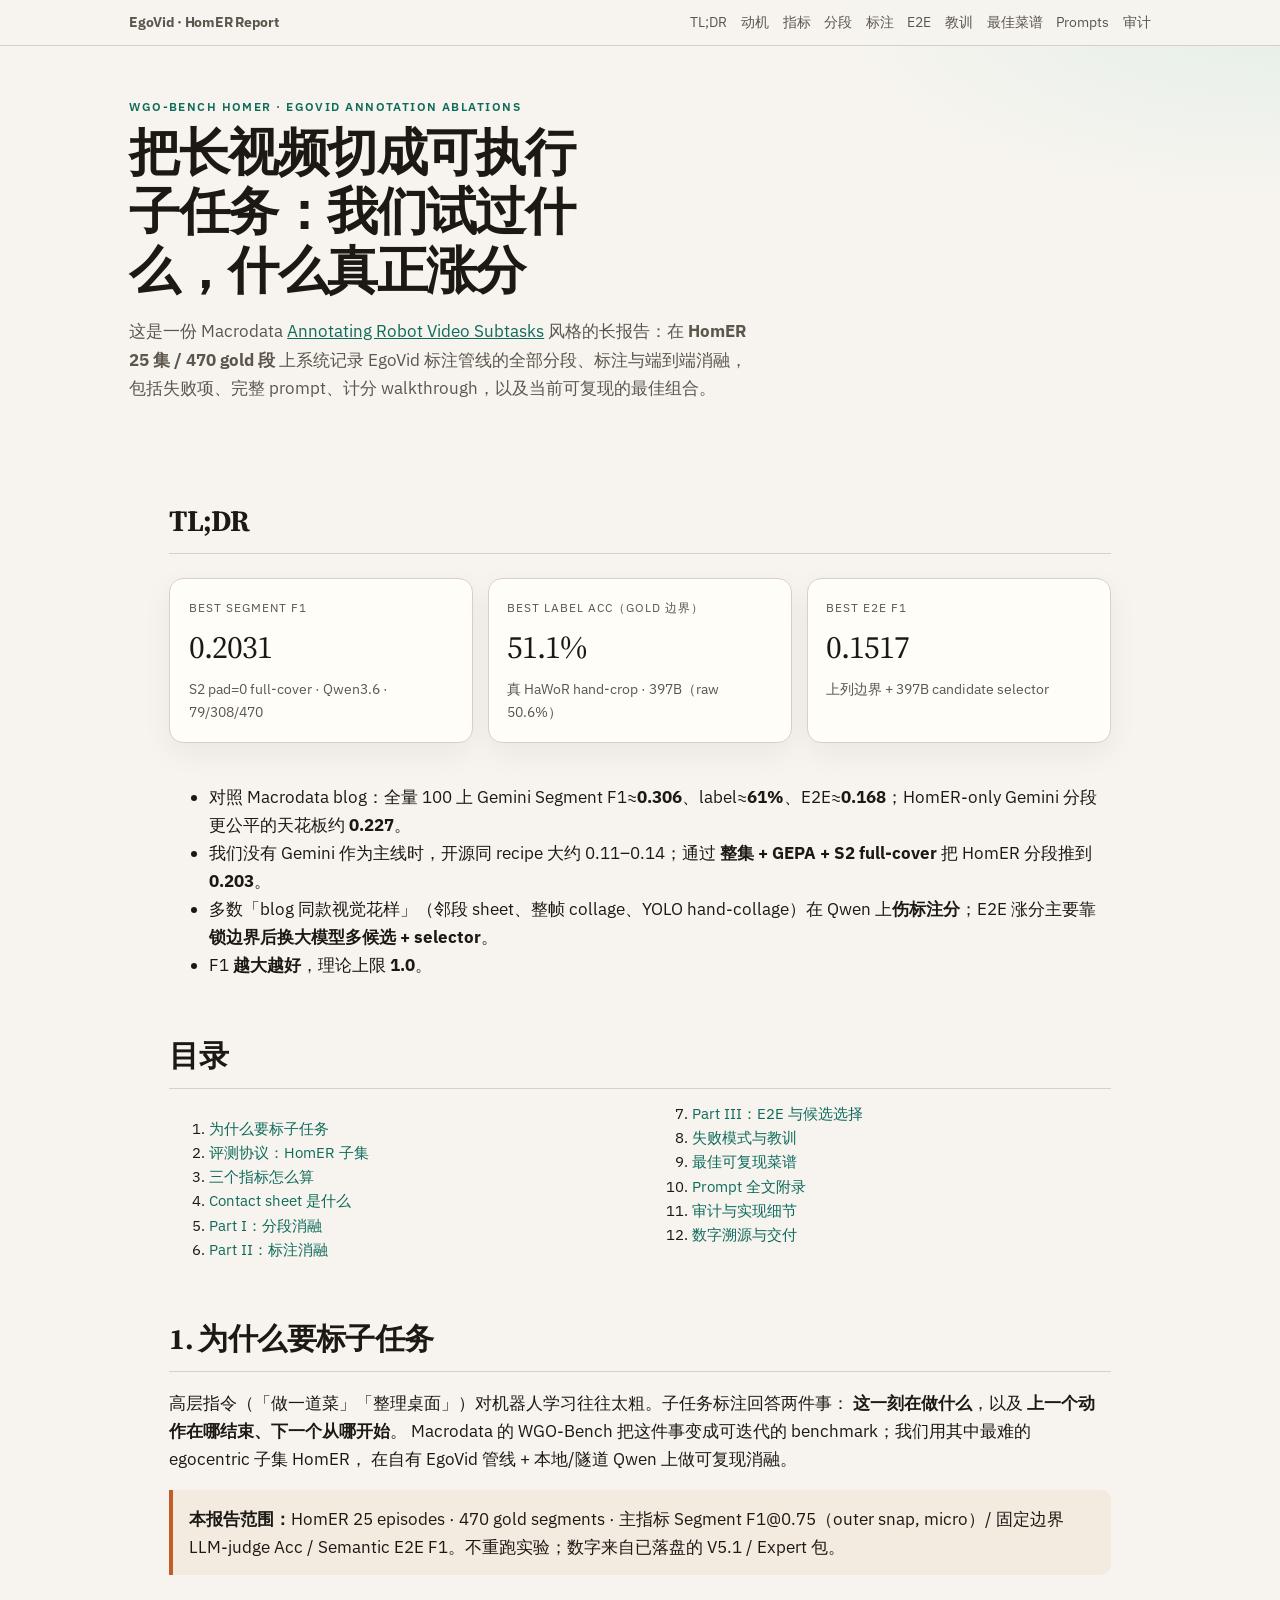
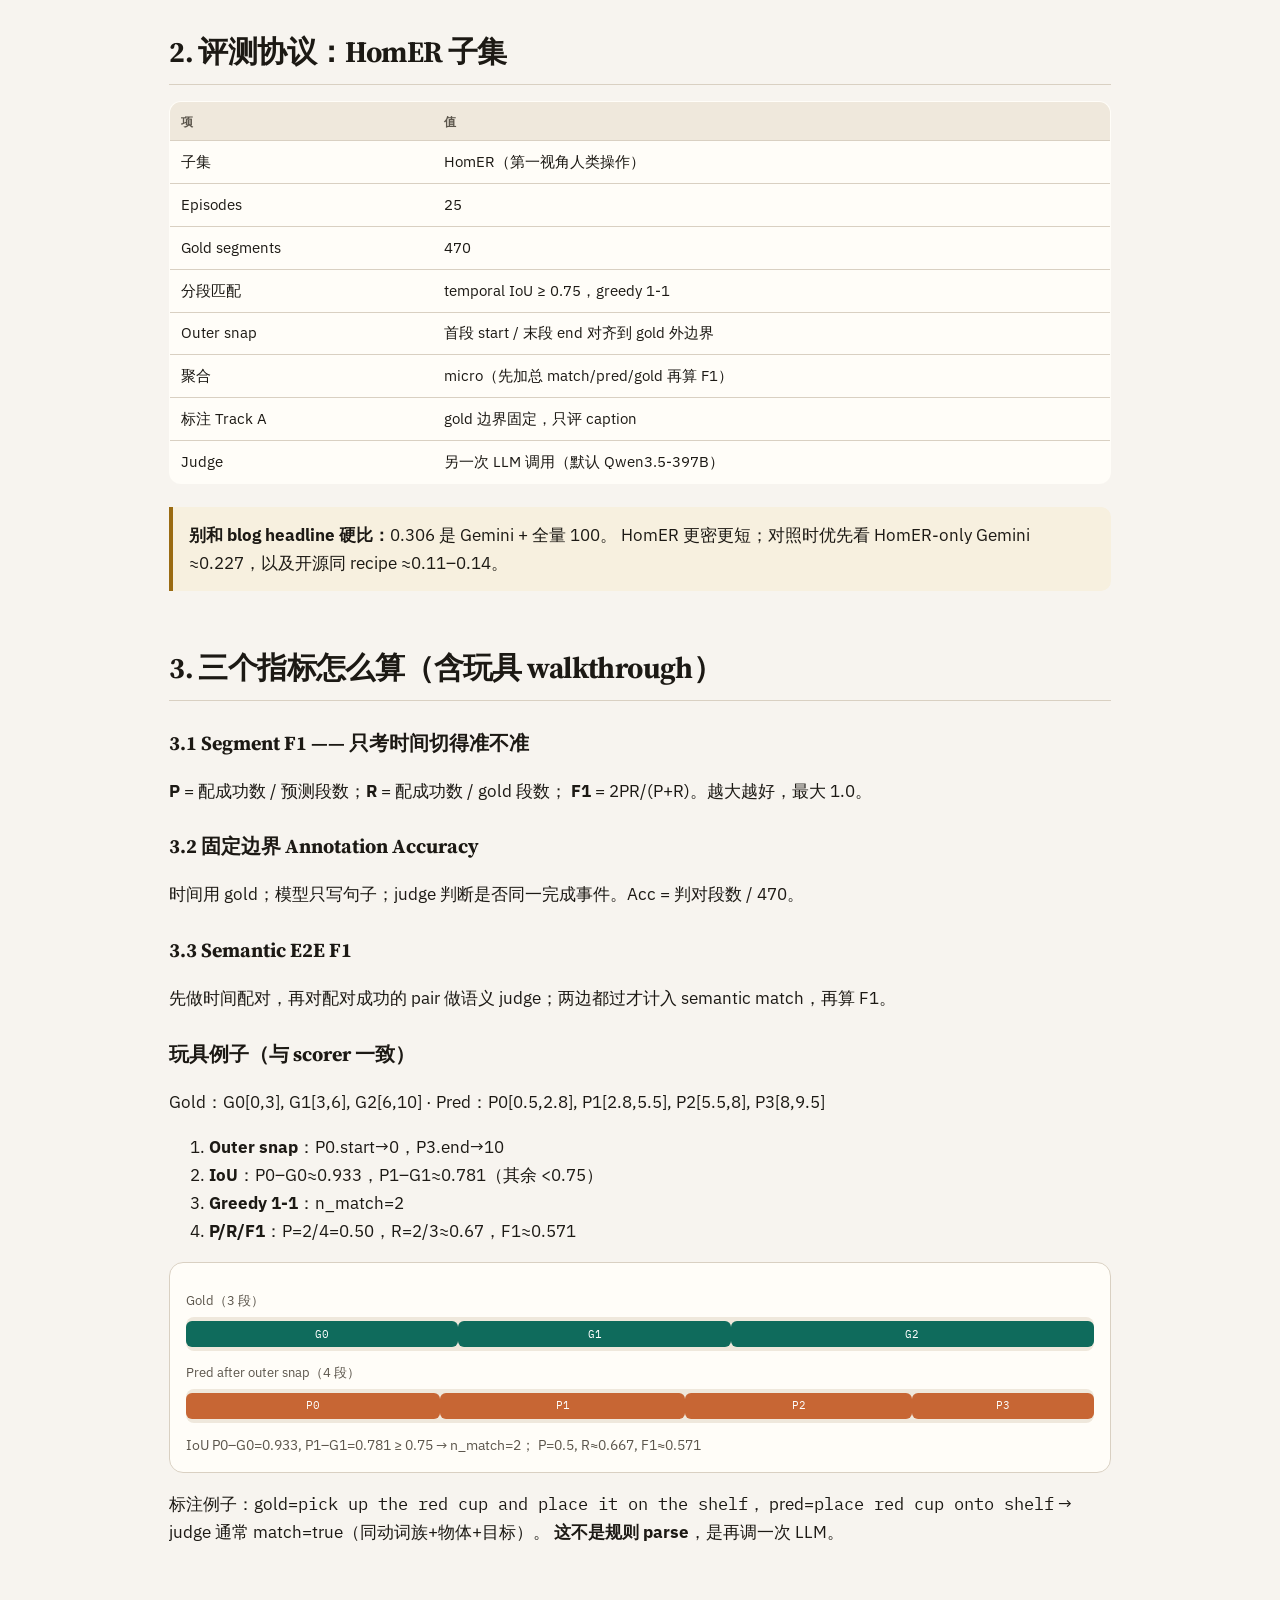
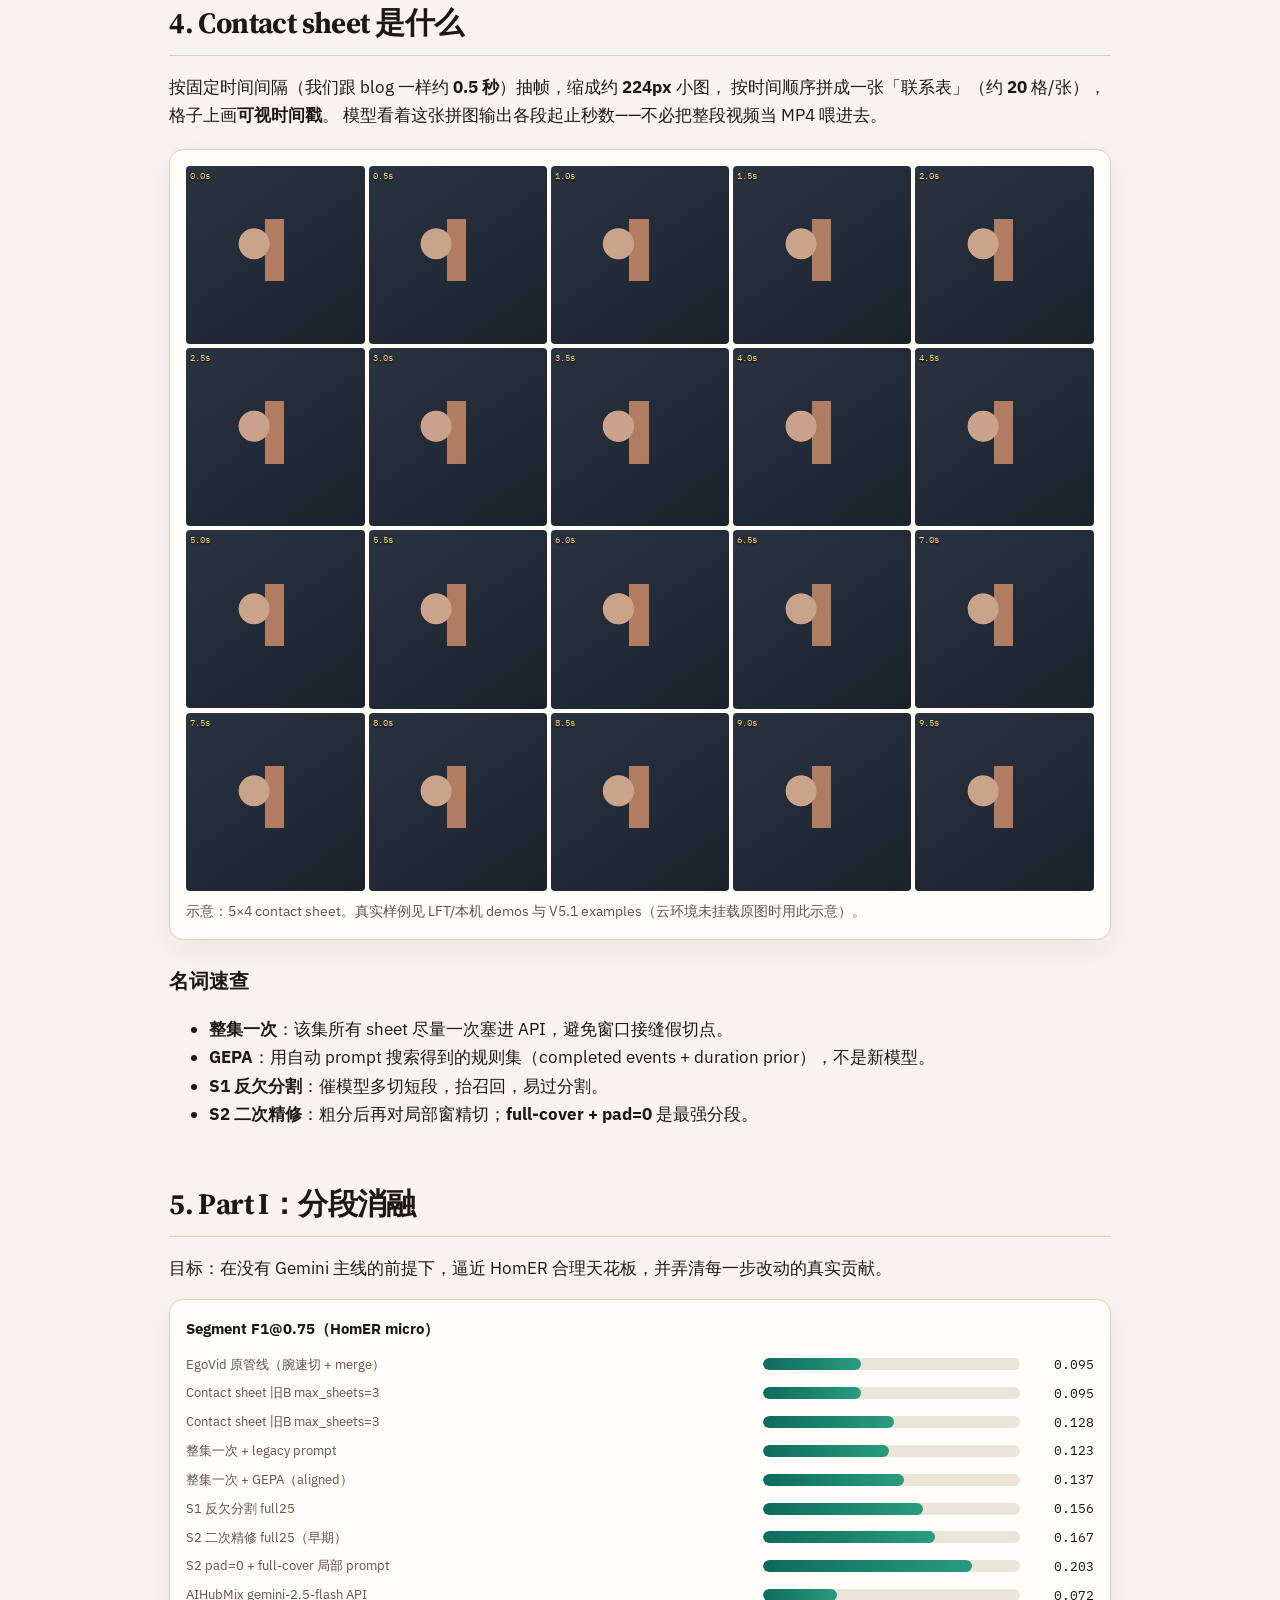
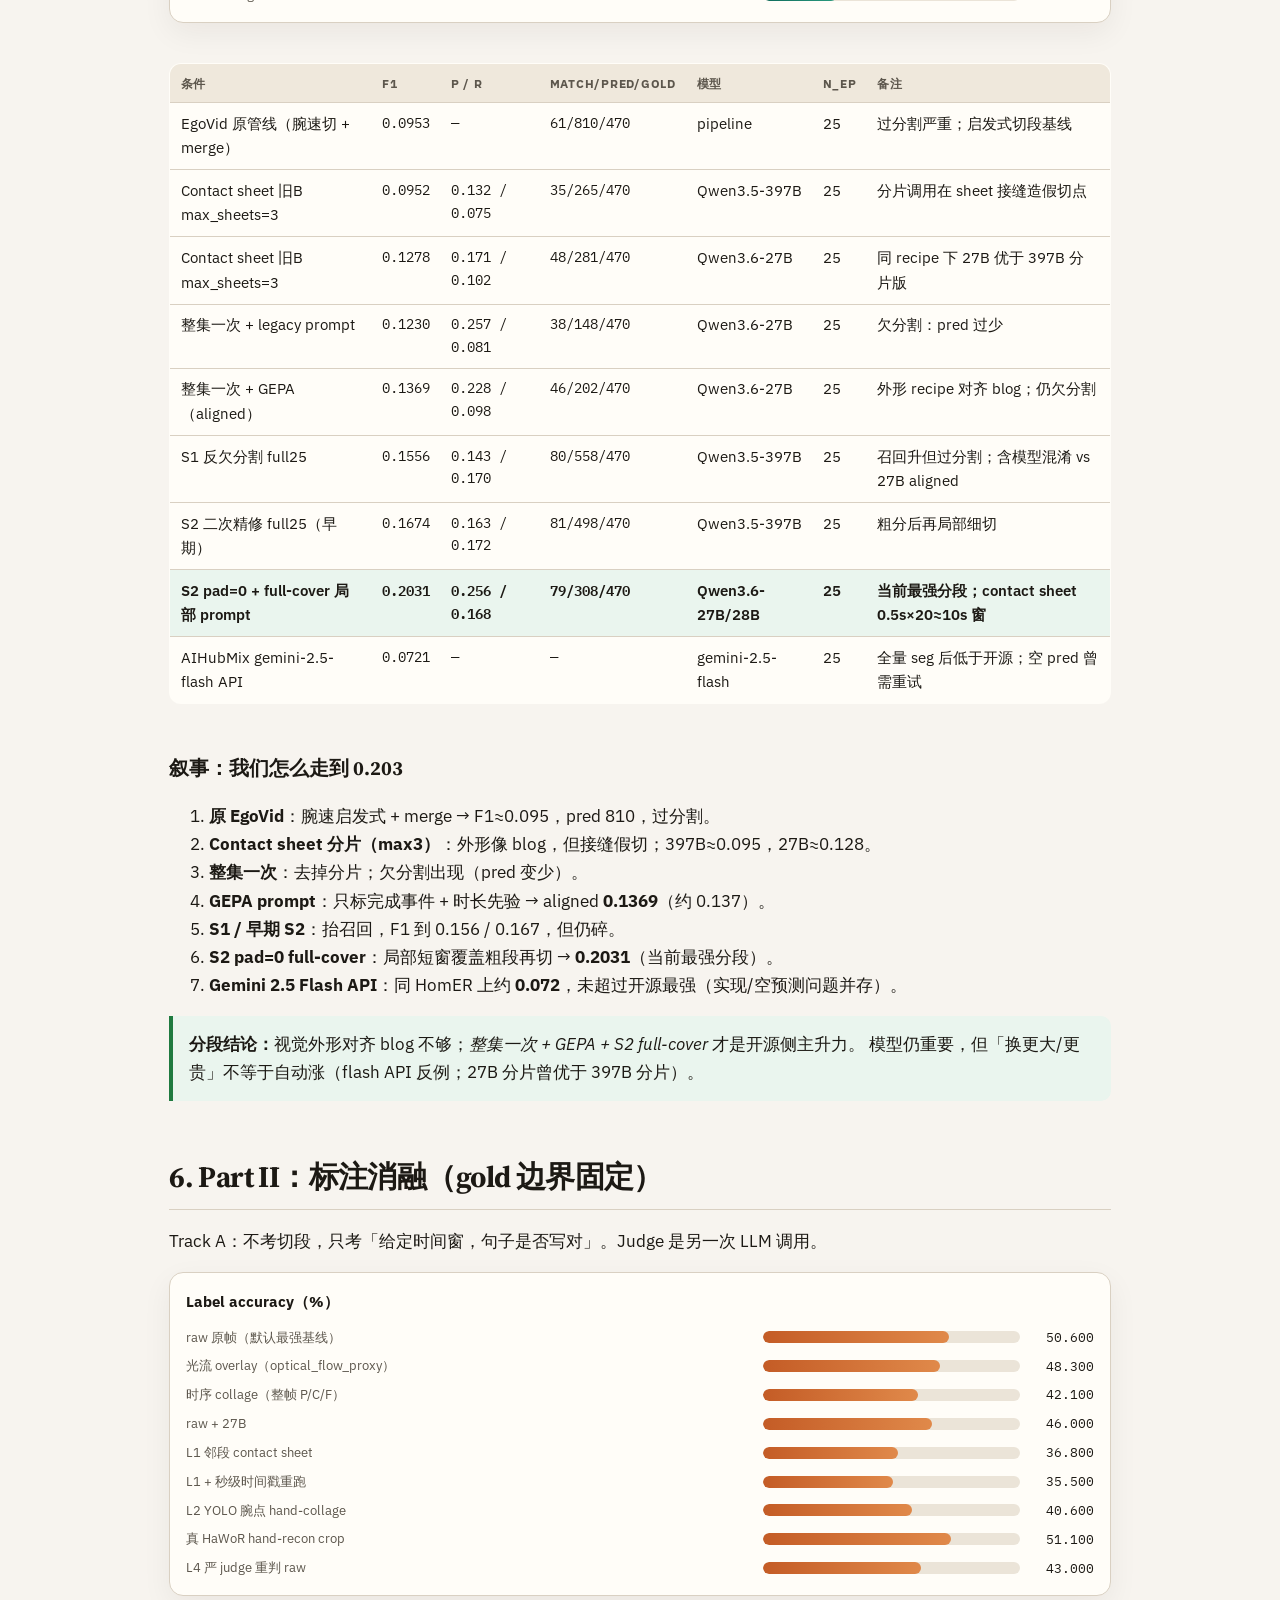
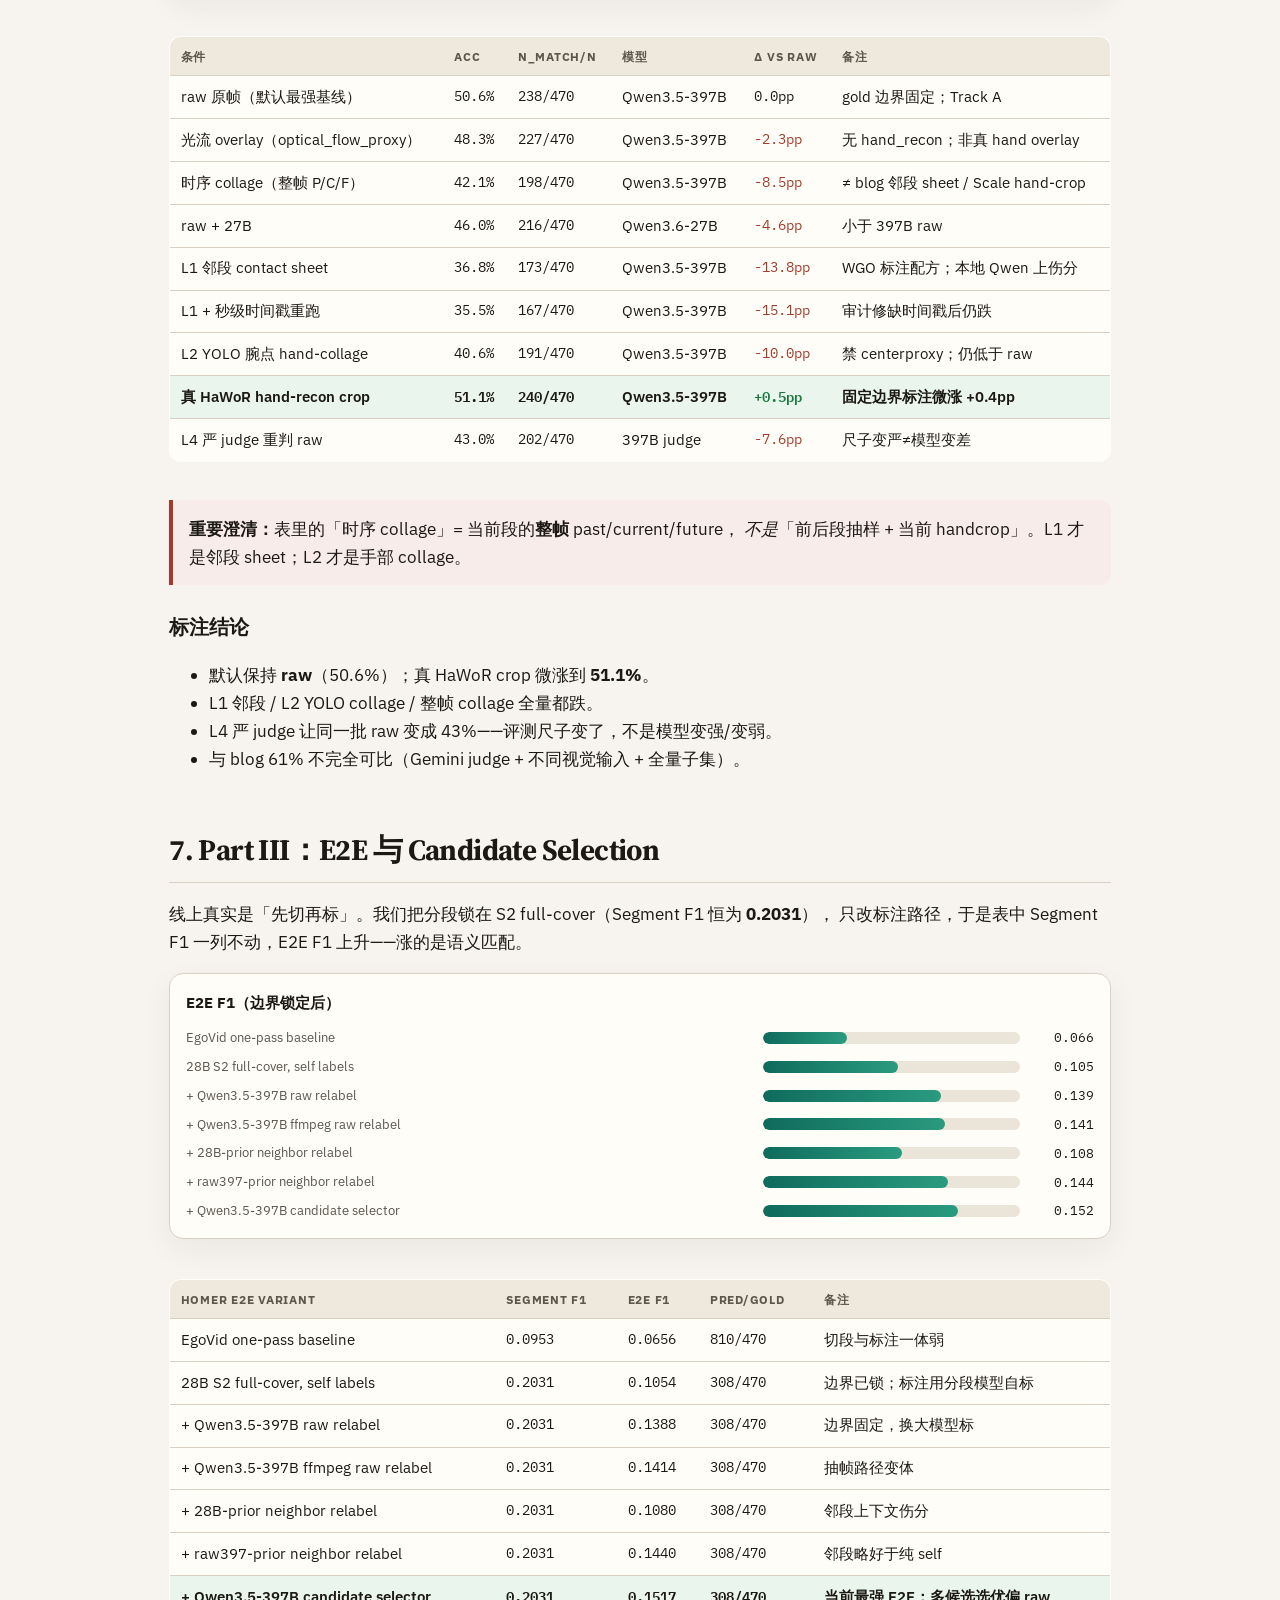
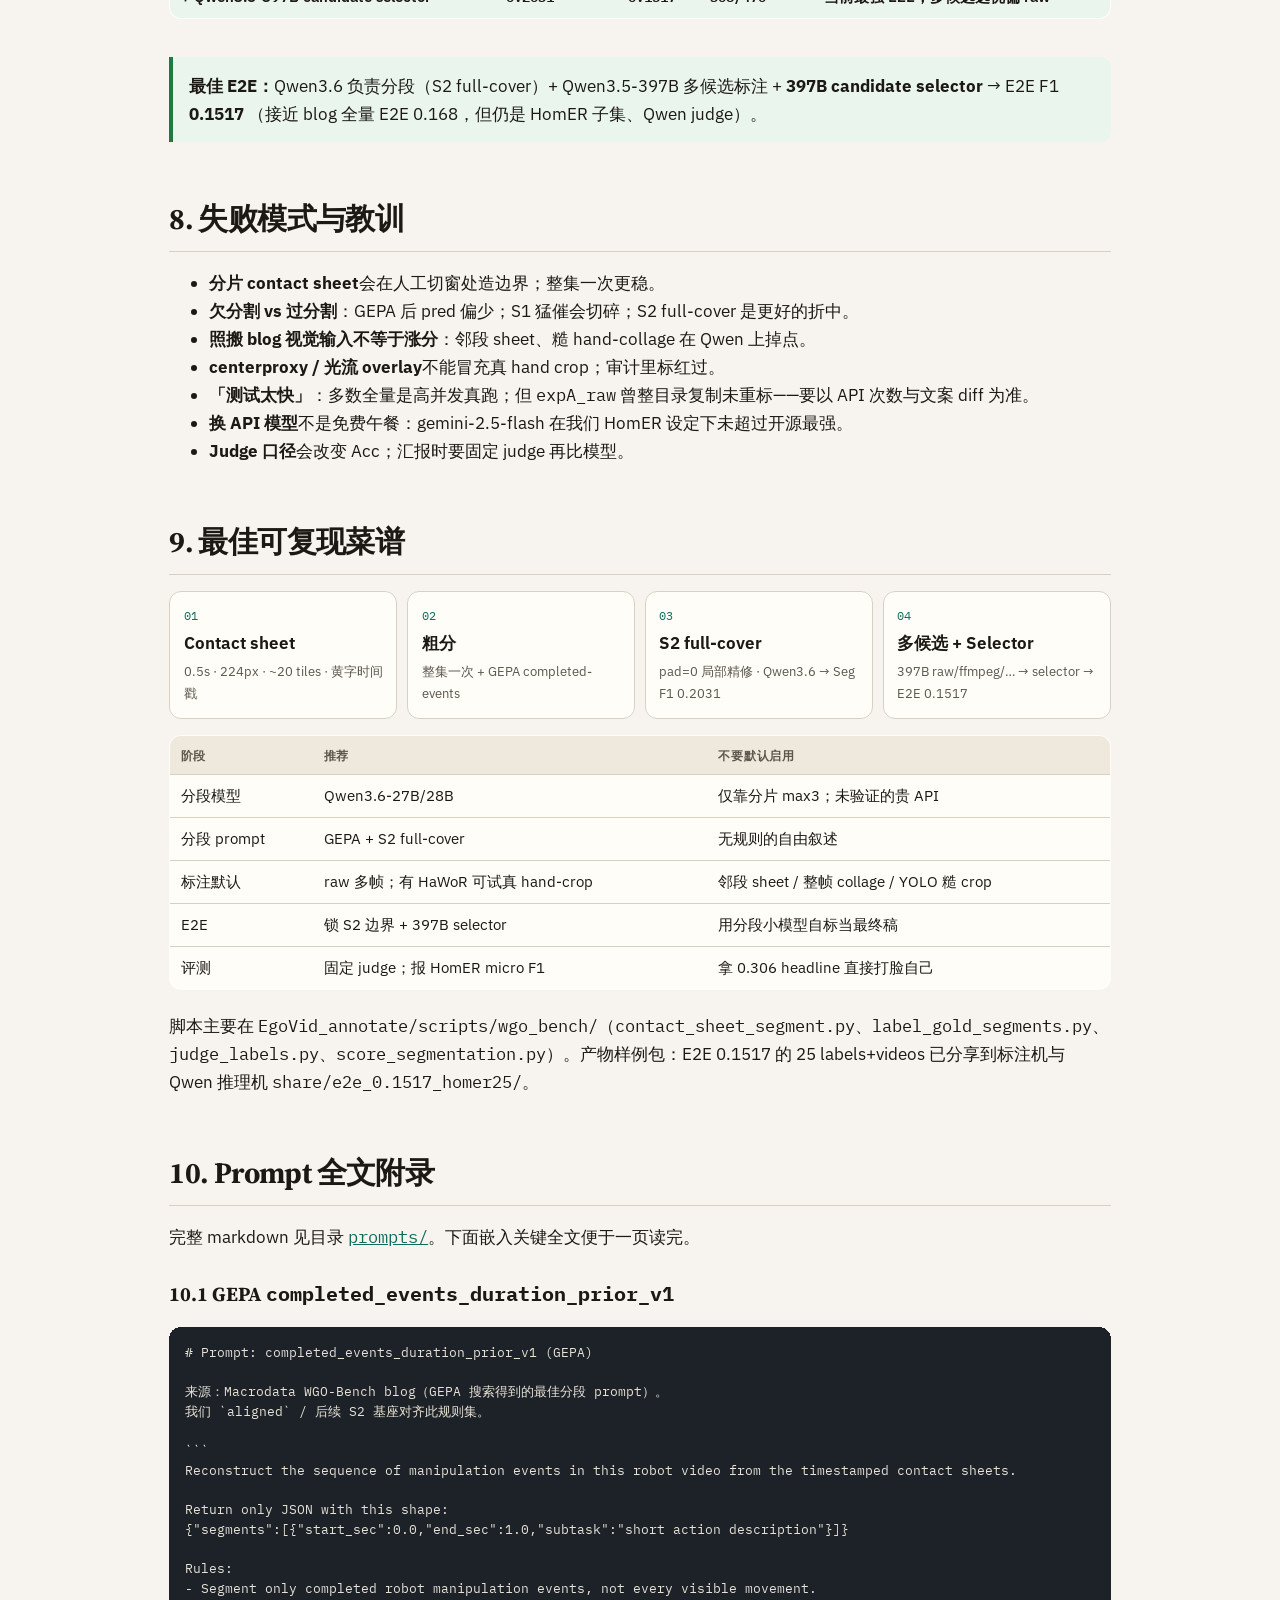
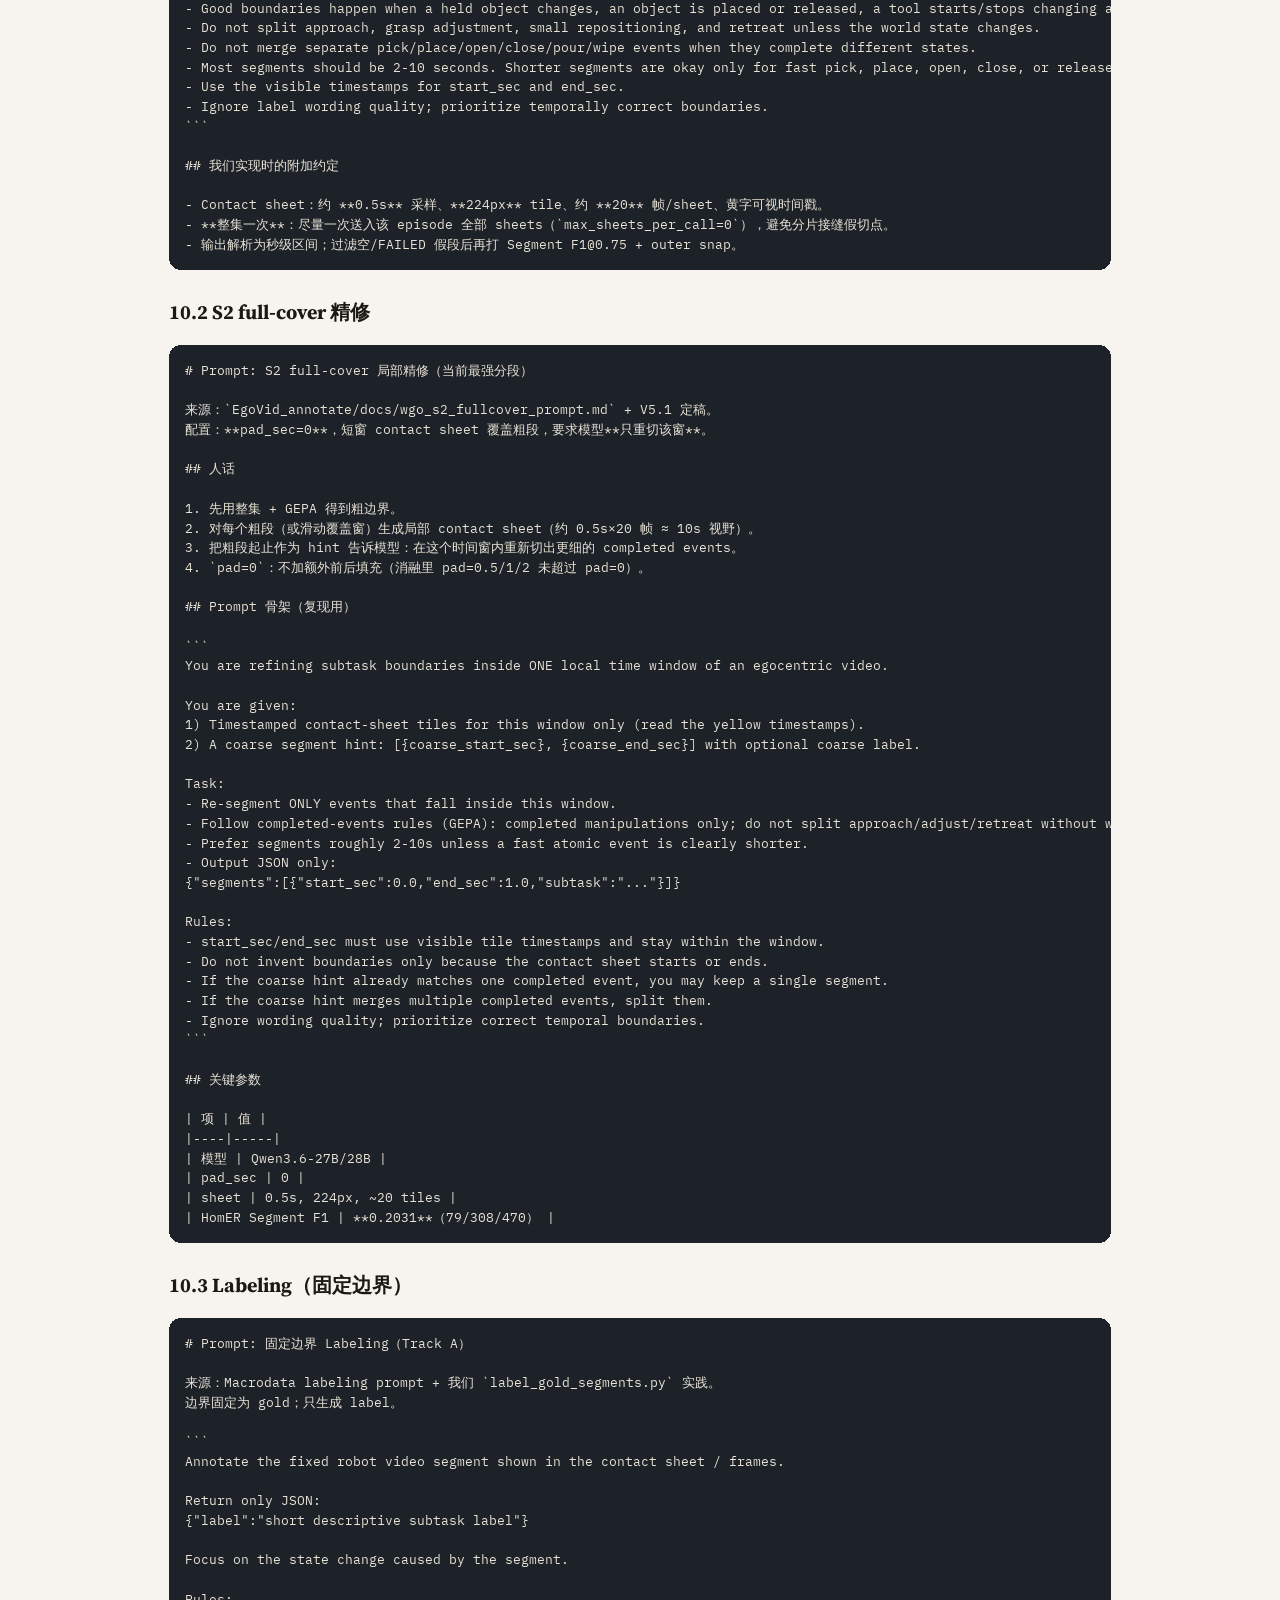
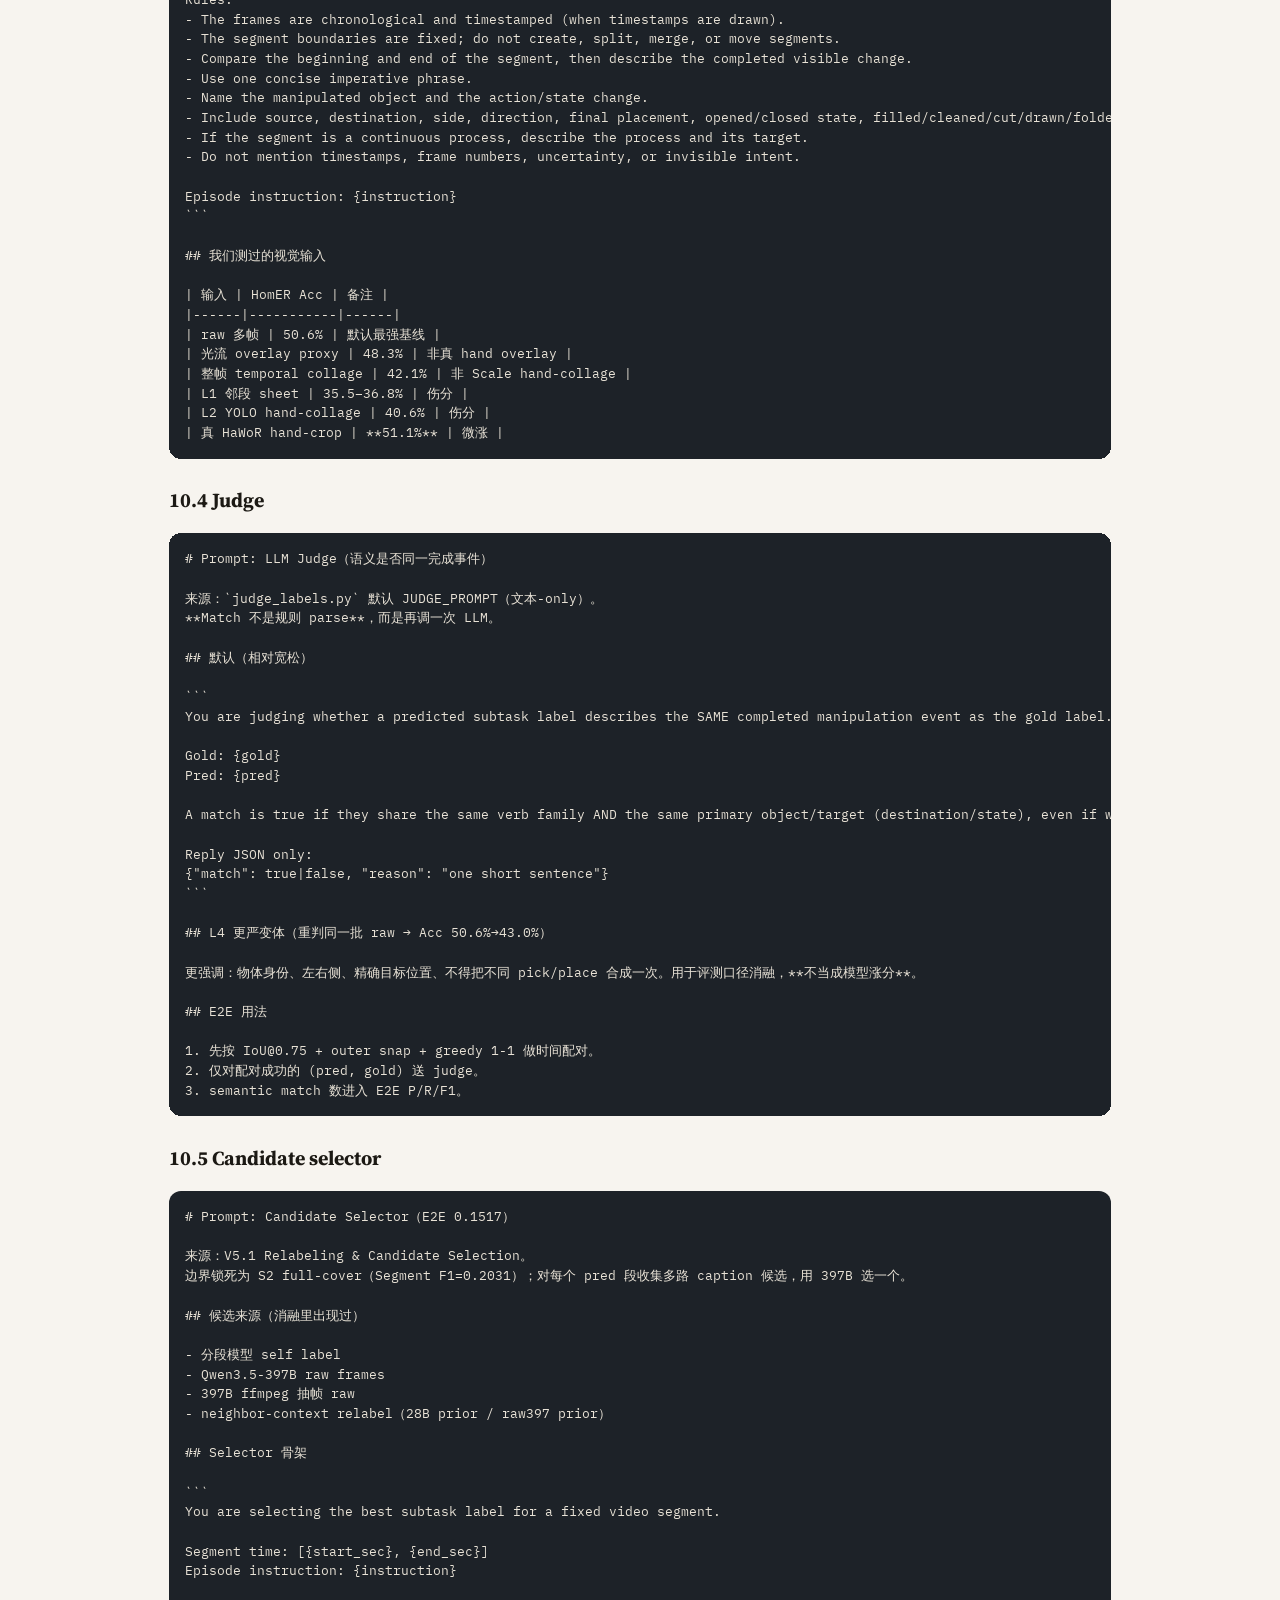
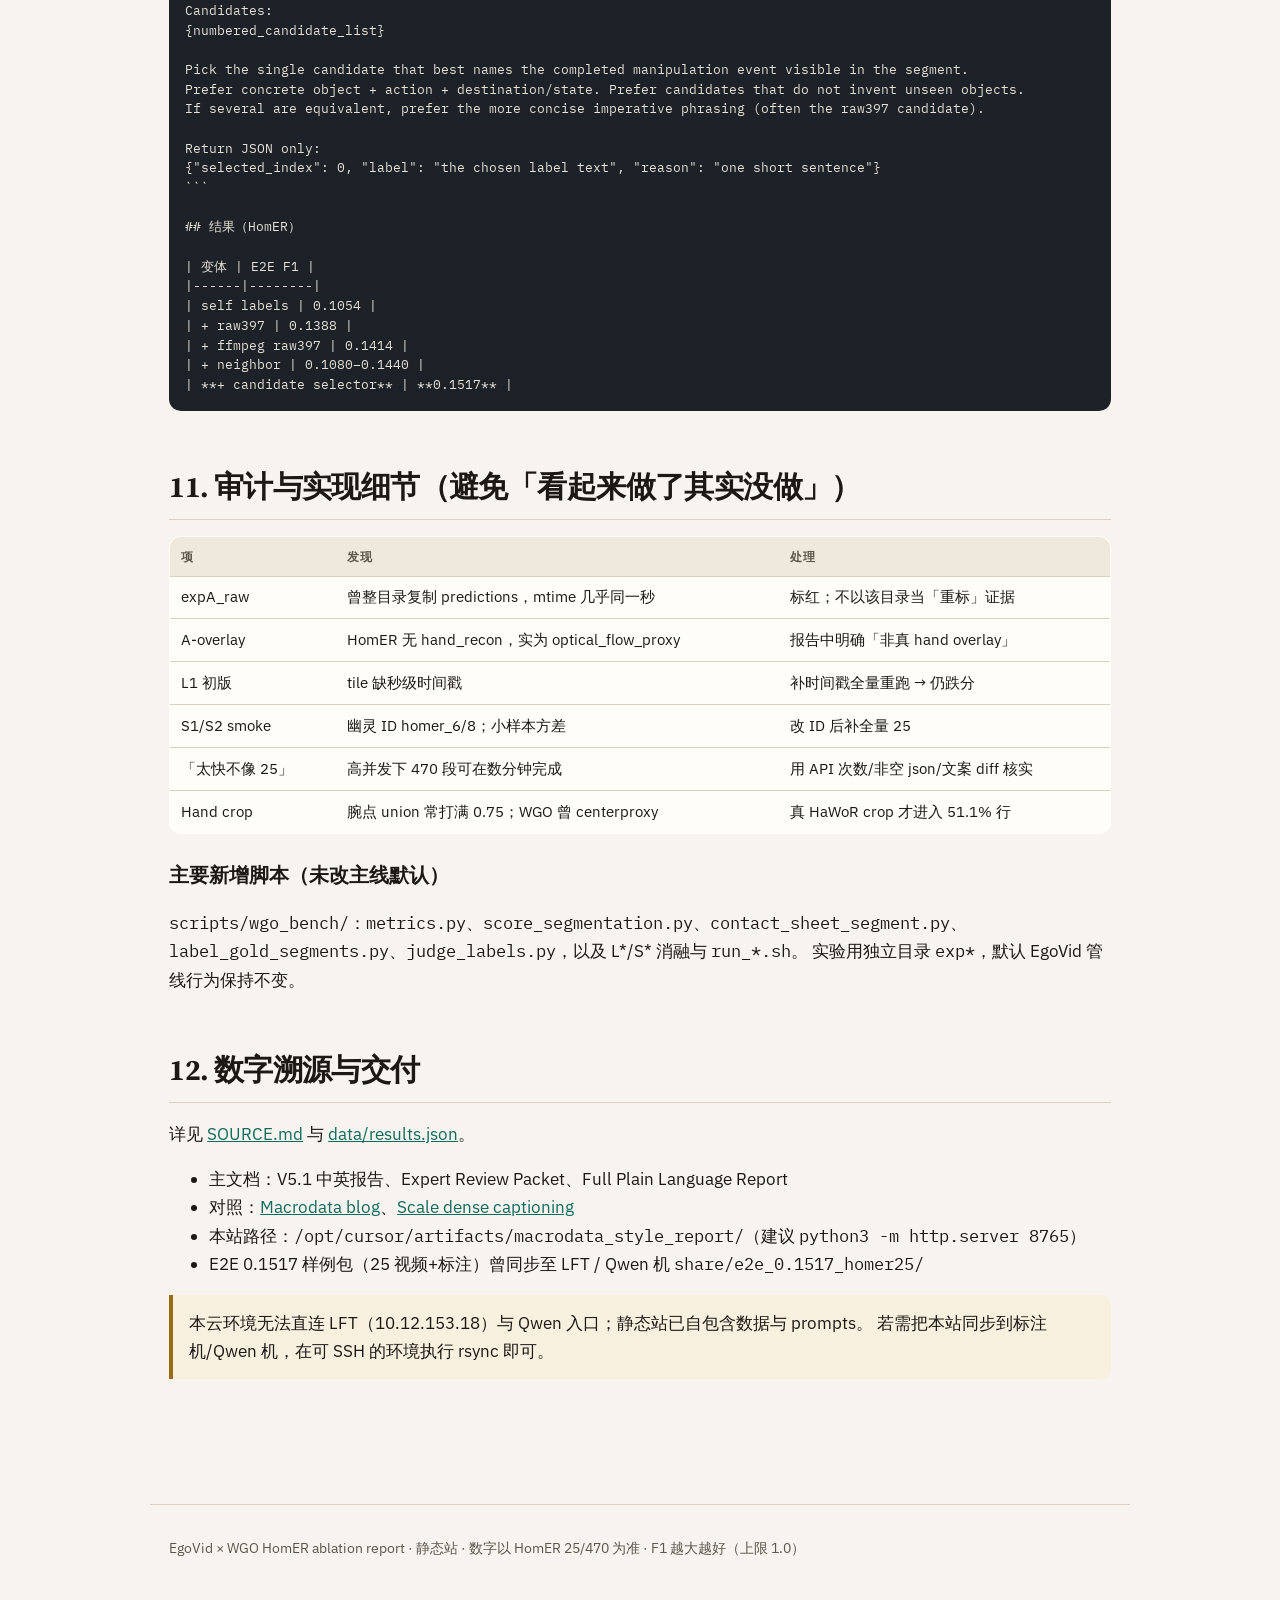
<file: macrodata_style_report/index.html>
<!DOCTYPE html>
<html lang="zh-CN">
<head>
  <meta charset="utf-8" />
  <meta name="viewport" content="width=device-width, initial-scale=1" />
  <title>EgoVid × HomER：机器人/第一视角视频子任务标注消融长报告</title>
  <link rel="preconnect" href="https://fonts.googleapis.com" />
  <link rel="preconnect" href="https://fonts.gstatic.com" crossorigin />
  <link href="https://fonts.googleapis.com/css2?family=IBM+Plex+Mono:wght@400;500&family=IBM+Plex+Sans:wght@400;500;600;700&family=Source+Serif+4:opsz,wght@8..60,500;8..60,650;8..60,700&display=swap" rel="stylesheet" />
  <link rel="stylesheet" href="css/report.css" />
</head>
<body>
  <nav class="topnav">
    <div class="topnav-inner">
      <a class="brand" href="#">EgoVid · HomER Report</a>
      <a href="#tldr">TL;DR</a>
      <a href="#why">动机</a>
      <a href="#metrics">指标</a>
      <a href="#seg">分段</a>
      <a href="#label">标注</a>
      <a href="#e2e">E2E</a>
      <a href="#lessons">教训</a>
      <a href="#recipe">最佳菜谱</a>
      <a href="#prompts">Prompts</a>
      <a href="#audit">审计</a>
    </div>
  </nav>

  <header class="hero">
    <div class="eyebrow">WGO-Bench HomER · EgoVid annotation ablations</div>
    <h1>把长视频切成可执行子任务：我们试过什么，什么真正涨分</h1>
    <p class="lede">
      这是一份 Macrodata
      <a href="https://macrodata.co/blog/annotating-robot-video-subtasks" target="_blank" rel="noopener">Annotating Robot Video Subtasks</a>
      风格的长报告：在 <strong>HomER 25 集 / 470 gold 段</strong> 上系统记录 EgoVid 标注管线的全部分段、标注与端到端消融，
      包括失败项、完整 prompt、计分 walkthrough，以及当前可复现的最佳组合。
    </p>
  </header>

  <main class="wrap">
    <p id="load-error" class="callout bad" hidden>无法加载 <code>data/results.json</code>。请用本地静态服务器打开本目录（例如 <code>python3 -m http.server</code>），不要直接用部分浏览器的 file:// 限制。</p>

    <section id="tldr">
      <h2>TL;DR</h2>
      <div class="tldr">
        <div class="card">
          <div class="k">Best Segment F1</div>
          <div class="v">0.2031</div>
          <div class="s">S2 pad=0 full-cover · Qwen3.6 · 79/308/470</div>
        </div>
        <div class="card">
          <div class="k">Best Label Acc（gold 边界）</div>
          <div class="v">51.1%</div>
          <div class="s">真 HaWoR hand-crop · 397B（raw 50.6%）</div>
        </div>
        <div class="card">
          <div class="k">Best E2E F1</div>
          <div class="v">0.1517</div>
          <div class="s">上列边界 + 397B candidate selector</div>
        </div>
      </div>
      <ul>
        <li>对照 Macrodata blog：全量 100 上 Gemini Segment F1≈<strong>0.306</strong>、label≈<strong>61%</strong>、E2E≈<strong>0.168</strong>；HomER-only Gemini 分段更公平的天花板约 <strong>0.227</strong>。</li>
        <li>我们没有 Gemini 作为主线时，开源同 recipe 大约 0.11–0.14；通过 <strong>整集 + GEPA + S2 full-cover</strong> 把 HomER 分段推到 <strong>0.203</strong>。</li>
        <li>多数「blog 同款视觉花样」（邻段 sheet、整帧 collage、YOLO hand-collage）在 Qwen 上<strong>伤标注分</strong>；E2E 涨分主要靠 <strong>锁边界后换大模型多候选 + selector</strong>。</li>
        <li>F1 <strong>越大越好</strong>，理论上限 <strong>1.0</strong>。</li>
      </ul>
    </section>

    <section id="toc">
      <h2>目录</h2>
      <div class="toc">
        <ol>
          <li><a href="#why">为什么要标子任务</a></li>
          <li><a href="#bench">评测协议：HomER 子集</a></li>
          <li><a href="#metrics">三个指标怎么算</a></li>
          <li><a href="#contact">Contact sheet 是什么</a></li>
          <li><a href="#seg">Part I：分段消融</a></li>
          <li><a href="#label">Part II：标注消融</a></li>
          <li><a href="#e2e">Part III：E2E 与候选选择</a></li>
          <li><a href="#lessons">失败模式与教训</a></li>
          <li><a href="#recipe">最佳可复现菜谱</a></li>
          <li><a href="#prompts">Prompt 全文附录</a></li>
          <li><a href="#audit">审计与实现细节</a></li>
          <li><a href="#source">数字溯源与交付</a></li>
        </ol>
      </div>
    </section>

    <section id="why">
      <h2>1. 为什么要标子任务</h2>
      <p>
        高层指令（「做一道菜」「整理桌面」）对机器人学习往往太粗。子任务标注回答两件事：
        <strong>这一刻在做什么</strong>，以及 <strong>上一个动作在哪结束、下一个从哪开始</strong>。
        Macrodata 的 WGO-Bench 把这件事变成可迭代的 benchmark；我们用其中最难的 egocentric 子集 HomER，
        在自有 EgoVid 管线 + 本地/隧道 Qwen 上做可复现消融。
      </p>
      <div class="callout">
        <strong>本报告范围：</strong>HomER 25 episodes · 470 gold segments · 主指标 Segment F1@0.75（outer snap, micro）/
        固定边界 LLM-judge Acc / Semantic E2E F1。不重跑实验；数字来自已落盘的 V5.1 / Expert 包。
      </div>
    </section>

    <section id="bench">
      <h2>2. 评测协议：HomER 子集</h2>
      <table>
        <thead><tr><th>项</th><th>值</th></tr></thead>
        <tbody>
          <tr><td>子集</td><td>HomER（第一视角人类操作）</td>
          <tr><td>Episodes</td><td>25</td></tr>
          <tr><td>Gold segments</td><td>470</td></tr>
          <tr><td>分段匹配</td><td>temporal IoU ≥ 0.75，greedy 1-1</td></tr>
          <tr><td>Outer snap</td><td>首段 start / 末段 end 对齐到 gold 外边界</td></tr>
          <tr><td>聚合</td><td>micro（先加总 match/pred/gold 再算 F1）</td></tr>
          <tr><td>标注 Track A</td><td>gold 边界固定，只评 caption</td></tr>
          <tr><td>Judge</td><td>另一次 LLM 调用（默认 Qwen3.5-397B）</td></tr>
        </tbody>
      </table>
      <div class="callout warn">
        <strong>别和 blog headline 硬比：</strong>0.306 是 Gemini + 全量 100。
        HomER 更密更短；对照时优先看 HomER-only Gemini ≈0.227，以及开源同 recipe ≈0.11–0.14。
      </div>
    </section>

    <section id="metrics">
      <h2>3. 三个指标怎么算（含玩具 walkthrough）</h2>
      <h3>3.1 Segment F1 —— 只考时间切得准不准</h3>
      <p><strong>P</strong> = 配成功数 / 预测段数；<strong>R</strong> = 配成功数 / gold 段数；
        <strong>F1</strong> = 2PR/(P+R)。越大越好，最大 1.0。</p>
      <h3>3.2 固定边界 Annotation Accuracy</h3>
      <p>时间用 gold；模型只写句子；judge 判断是否同一完成事件。Acc = 判对段数 / 470。</p>
      <h3>3.3 Semantic E2E F1</h3>
      <p>先做时间配对，再对配对成功的 pair 做语义 judge；两边都过才计入 semantic match，再算 F1。</p>

      <h3>玩具例子（与 scorer 一致）</h3>
      <p>Gold：G0[0,3], G1[3,6], G2[6,10] · Pred：P0[0.5,2.8], P1[2.8,5.5], P2[5.5,8], P3[8,9.5]</p>
      <ol>
        <li><strong>Outer snap</strong>：P0.start→0，P3.end→10</li>
        <li><strong>IoU</strong>：P0–G0≈0.933，P1–G1≈0.781（其余 &lt;0.75）</li>
        <li><strong>Greedy 1-1</strong>：n_match=2</li>
        <li><strong>P/R/F1</strong>：P=2/4=0.50，R=2/3≈0.67，F1≈0.571</li>
      </ol>
      <div id="toy-timeline" class="timeline"></div>
      <p>标注例子：gold=<code>pick up the red cup and place it on the shelf</code>，
        pred=<code>place red cup onto shelf</code> → judge 通常 match=true（同动词族+物体+目标）。
        <strong>这不是规则 parse</strong>，是再调一次 LLM。</p>
    </section>

    <section id="contact">
      <h2>4. Contact sheet 是什么</h2>
      <p>
        按固定时间间隔（我们跟 blog 一样约 <strong>0.5 秒</strong>）抽帧，缩成约 <strong>224px</strong> 小图，
        按时间顺序拼成一张「联系表」（约 <strong>20</strong> 格/张），格子上画<strong>可视时间戳</strong>。
        模型看着这张拼图输出各段起止秒数——不必把整段视频当 MP4 喂进去。
      </p>
      <figure class="figure">
        <div class="sheet-grid" aria-hidden="true">
          <div class="sheet-tile"><span>0.0s</span></div>
          <div class="sheet-tile"><span>0.5s</span></div>
          <div class="sheet-tile"><span>1.0s</span></div>
          <div class="sheet-tile"><span>1.5s</span></div>
          <div class="sheet-tile"><span>2.0s</span></div>
          <div class="sheet-tile"><span>2.5s</span></div>
          <div class="sheet-tile"><span>3.0s</span></div>
          <div class="sheet-tile"><span>3.5s</span></div>
          <div class="sheet-tile"><span>4.0s</span></div>
          <div class="sheet-tile"><span>4.5s</span></div>
          <div class="sheet-tile"><span>5.0s</span></div>
          <div class="sheet-tile"><span>5.5s</span></div>
          <div class="sheet-tile"><span>6.0s</span></div>
          <div class="sheet-tile"><span>6.5s</span></div>
          <div class="sheet-tile"><span>7.0s</span></div>
          <div class="sheet-tile"><span>7.5s</span></div>
          <div class="sheet-tile"><span>8.0s</span></div>
          <div class="sheet-tile"><span>8.5s</span></div>
          <div class="sheet-tile"><span>9.0s</span></div>
          <div class="sheet-tile"><span>9.5s</span></div>
        </div>
        <figcaption>示意：5×4 contact sheet。真实样例见 LFT/本机 demos 与 V5.1 examples（云环境未挂载原图时用此示意）。</figcaption>
      </figure>
      <h3>名词速查</h3>
      <ul>
        <li><strong>整集一次</strong>：该集所有 sheet 尽量一次塞进 API，避免窗口接缝假切点。</li>
        <li><strong>GEPA</strong>：用自动 prompt 搜索得到的规则集（completed events + duration prior），不是新模型。</li>
        <li><strong>S1 反欠分割</strong>：催模型多切短段，抬召回，易过分割。</li>
        <li><strong>S2 二次精修</strong>：粗分后再对局部窗精切；<strong>full-cover + pad=0</strong> 是最强分段。</li>
      </ul>
    </section>

    <section id="seg">
      <h2>5. Part I：分段消融</h2>
      <p>目标：在没有 Gemini 主线的前提下，逼近 HomER 合理天花板，并弄清每一步改动的真实贡献。</p>
      <div class="chart-box">
        <h4>Segment F1@0.75（HomER micro）</h4>
        <div id="seg-bars" class="bars"></div>
      </div>
      <div style="overflow-x:auto">
        <table>
          <thead>
            <tr>
              <th>条件</th><th>F1</th><th>P / R</th><th>match/pred/gold</th><th>模型</th><th>n_ep</th><th>备注</th>
            </tr>
          </thead>
          <tbody id="seg-tbody"></tbody>
        </table>
      </div>
      <h3>叙事：我们怎么走到 0.203</h3>
      <ol>
        <li><strong>原 EgoVid</strong>：腕速启发式 + merge → F1≈0.095，pred 810，过分割。</li>
        <li><strong>Contact sheet 分片（max3）</strong>：外形像 blog，但接缝假切；397B≈0.095，27B≈0.128。</li>
        <li><strong>整集一次</strong>：去掉分片；欠分割出现（pred 变少）。</li>
        <li><strong>GEPA prompt</strong>：只标完成事件 + 时长先验 → aligned <strong>0.1369</strong>（约 0.137）。</li>
        <li><strong>S1 / 早期 S2</strong>：抬召回，F1 到 0.156 / 0.167，但仍碎。</li>
        <li><strong>S2 pad=0 full-cover</strong>：局部短窗覆盖粗段再切 → <strong>0.2031</strong>（当前最强分段）。</li>
        <li><strong>Gemini 2.5 Flash API</strong>：同 HomER 上约 <strong>0.072</strong>，未超过开源最强（实现/空预测问题并存）。</li>
      </ol>
      <div class="callout good">
        <strong>分段结论：</strong>视觉外形对齐 blog 不够；<em>整集一次 + GEPA + S2 full-cover</em> 才是开源侧主升力。
        模型仍重要，但「换更大/更贵」不等于自动涨（flash API 反例；27B 分片曾优于 397B 分片）。
      </div>
    </section>

    <section id="label">
      <h2>6. Part II：标注消融（gold 边界固定）</h2>
      <p>Track A：不考切段，只考「给定时间窗，句子是否写对」。Judge 是另一次 LLM 调用。</p>
      <div class="chart-box">
        <h4>Label accuracy（%）</h4>
        <div id="label-bars" class="bars"></div>
      </div>
      <div style="overflow-x:auto">
        <table>
          <thead>
            <tr><th>条件</th><th>Acc</th><th>n_match/n</th><th>模型</th><th>Δ vs raw</th><th>备注</th></tr>
          </thead>
          <tbody id="label-tbody"></tbody>
        </table>
      </div>
      <div class="callout bad">
        <strong>重要澄清：</strong>表里的「时序 collage」= 当前段的<strong>整帧</strong> past/current/future，
        <em>不是</em>「前后段抽样 + 当前 handcrop」。L1 才是邻段 sheet；L2 才是手部 collage。
      </div>
      <h3>标注结论</h3>
      <ul>
        <li>默认保持 <strong>raw</strong>（50.6%）；真 HaWoR crop 微涨到 <strong>51.1%</strong>。</li>
        <li>L1 邻段 / L2 YOLO collage / 整帧 collage 全量都跌。</li>
        <li>L4 严 judge 让同一批 raw 变成 43%——评测尺子变了，不是模型变强/变弱。</li>
        <li>与 blog 61% 不完全可比（Gemini judge + 不同视觉输入 + 全量子集）。</li>
      </ul>
    </section>

    <section id="e2e">
      <h2>7. Part III：E2E 与 Candidate Selection</h2>
      <p>
        线上真实是「先切再标」。我们把分段锁在 S2 full-cover（Segment F1 恒为 <strong>0.2031</strong>），
        只改标注路径，于是表中 Segment F1 一列不动，E2E F1 上升——涨的是语义匹配。
      </p>
      <div class="chart-box">
        <h4>E2E F1（边界锁定后）</h4>
        <div id="e2e-bars" class="bars"></div>
      </div>
      <div style="overflow-x:auto">
        <table>
          <thead>
            <tr><th>HomER E2E variant</th><th>Segment F1</th><th>E2E F1</th><th>pred/gold</th><th>备注</th></tr>
          </thead>
          <tbody id="e2e-tbody"></tbody>
        </table>
      </div>
      <div class="callout good">
        <strong>最佳 E2E：</strong>Qwen3.6 负责分段（S2 full-cover）+ Qwen3.5-397B 多候选标注 +
        <strong>397B candidate selector</strong> → E2E F1 <strong>0.1517</strong>
        （接近 blog 全量 E2E 0.168，但仍是 HomER 子集、Qwen judge）。
      </div>
    </section>

    <section id="lessons">
      <h2>8. 失败模式与教训</h2>
      <ul>
        <li><strong>分片 contact sheet</strong>会在人工切窗处造边界；整集一次更稳。</li>
        <li><strong>欠分割 vs 过分割</strong>：GEPA 后 pred 偏少；S1 猛催会切碎；S2 full-cover 是更好的折中。</li>
        <li><strong>照搬 blog 视觉输入不等于涨分</strong>：邻段 sheet、糙 hand-collage 在 Qwen 上掉点。</li>
        <li><strong>centerproxy / 光流 overlay</strong>不能冒充真 hand crop；审计里标红过。</li>
        <li><strong>「测试太快」</strong>：多数全量是高并发真跑；但 <code>expA_raw</code> 曾整目录复制未重标——要以 API 次数与文案 diff 为准。</li>
        <li><strong>换 API 模型</strong>不是免费午餐：gemini-2.5-flash 在我们 HomER 设定下未超过开源最强。</li>
        <li><strong>Judge 口径</strong>会改变 Acc；汇报时要固定 judge 再比模型。</li>
      </ul>
    </section>

    <section id="recipe">
      <h2>9. 最佳可复现菜谱</h2>
      <div class="pipeline">
        <div class="step"><div class="n">01</div><div class="t">Contact sheet</div><div class="d">0.5s · 224px · ~20 tiles · 黄字时间戳</div></div>
        <div class="step"><div class="n">02</div><div class="t">粗分</div><div class="d">整集一次 + GEPA completed-events</div></div>
        <div class="step"><div class="n">03</div><div class="t">S2 full-cover</div><div class="d">pad=0 局部精修 · Qwen3.6 → Seg F1 0.2031</div></div>
        <div class="step"><div class="n">04</div><div class="t">多候选 + Selector</div><div class="d">397B raw/ffmpeg/… → selector → E2E 0.1517</div></div>
      </div>
      <table>
        <thead><tr><th>阶段</th><th>推荐</th><th>不要默认启用</th></tr></thead>
        <tbody>
          <tr><td>分段模型</td><td>Qwen3.6-27B/28B</td><td>仅靠分片 max3；未验证的贵 API</td></tr>
          <tr><td>分段 prompt</td><td>GEPA + S2 full-cover</td><td>无规则的自由叙述</td></tr>
          <tr><td>标注默认</td><td>raw 多帧；有 HaWoR 可试真 hand-crop</td><td>邻段 sheet / 整帧 collage / YOLO 糙 crop</td></tr>
          <tr><td>E2E</td><td>锁 S2 边界 + 397B selector</td><td>用分段小模型自标当最终稿</td></tr>
          <tr><td>评测</td><td>固定 judge；报 HomER micro F1</td><td>拿 0.306 headline 直接打脸自己</td></tr>
        </tbody>
      </table>
      <p>脚本主要在 <code>EgoVid_annotate/scripts/wgo_bench/</code>（<code>contact_sheet_segment.py</code>、<code>label_gold_segments.py</code>、<code>judge_labels.py</code>、<code>score_segmentation.py</code>）。产物样例包：E2E 0.1517 的 25 labels+videos 已分享到标注机与 Qwen 推理机 <code>share/e2e_0.1517_homer25/</code>。</p>
    </section>

    <section id="prompts">
      <h2>10. Prompt 全文附录</h2>
      <p>完整 markdown 见目录 <a href="prompts/"><code>prompts/</code></a>。下面嵌入关键全文便于一页读完。</p>

      <h3>10.1 GEPA <code>completed_events_duration_prior_v1</code></h3>
      <div class="prompt-box"><pre id="p-gepa">加载中…</pre></div>

      <h3>10.2 S2 full-cover 精修</h3>
      <div class="prompt-box"><pre id="p-s2">加载中…</pre></div>

      <h3>10.3 Labeling（固定边界）</h3>
      <div class="prompt-box"><pre id="p-label">加载中…</pre></div>

      <h3>10.4 Judge</h3>
      <div class="prompt-box"><pre id="p-judge">加载中…</pre></div>

      <h3>10.5 Candidate selector</h3>
      <div class="prompt-box"><pre id="p-sel">加载中…</pre></div>
    </section>

    <section id="audit">
      <h2>11. 审计与实现细节（避免「看起来做了其实没做」）</h2>
      <table>
        <thead><tr><th>项</th><th>发现</th><th>处理</th></tr></thead>
        <tbody>
          <tr><td>expA_raw</td><td>曾整目录复制 predictions，mtime 几乎同一秒</td><td>标红；不以该目录当「重标」证据</td></tr>
          <tr><td>A-overlay</td><td>HomER 无 hand_recon，实为 optical_flow_proxy</td><td>报告中明确「非真 hand overlay」</td></tr>
          <tr><td>L1 初版</td><td>tile 缺秒级时间戳</td><td>补时间戳全量重跑 → 仍跌分</td></tr>
          <tr><td>S1/S2 smoke</td><td>幽灵 ID homer_6/8；小样本方差</td><td>改 ID 后补全量 25</td></tr>
          <tr><td>「太快不像 25」</td><td>高并发下 470 段可在数分钟完成</td><td>用 API 次数/非空 json/文案 diff 核实</td></tr>
          <tr><td>Hand crop</td><td>腕点 union 常打满 0.75；WGO 曾 centerproxy</td><td>真 HaWoR crop 才进入 51.1% 行</td></tr>
        </tbody>
      </table>
      <h3>主要新增脚本（未改主线默认）</h3>
      <p><code>scripts/wgo_bench/</code>：<code>metrics.py</code>、<code>score_segmentation.py</code>、<code>contact_sheet_segment.py</code>、
        <code>label_gold_segments.py</code>、<code>judge_labels.py</code>，以及 L*/S* 消融与 <code>run_*.sh</code>。
        实验用独立目录 <code>exp*</code>，默认 EgoVid 管线行为保持不变。</p>
    </section>

    <section id="source">
      <h2>12. 数字溯源与交付</h2>
      <p>详见 <a href="SOURCE.md">SOURCE.md</a> 与 <a href="data/results.json">data/results.json</a>。</p>
      <ul>
        <li>主文档：V5.1 中英报告、Expert Review Packet、Full Plain Language Report</li>
        <li>对照：<a href="https://macrodata.co/blog/annotating-robot-video-subtasks">Macrodata blog</a>、<a href="https://labs.scale.com/blog/path-to-large-scale-dense-video-captioning">Scale dense captioning</a></li>
        <li>本站路径：<code>/opt/cursor/artifacts/macrodata_style_report/</code>（建议 <code>python3 -m http.server 8765</code>）</li>
        <li>E2E 0.1517 样例包（25 视频+标注）曾同步至 LFT / Qwen 机 <code>share/e2e_0.1517_homer25/</code></li>
      </ul>
      <div class="callout warn">
        本云环境无法直连 LFT（10.12.153.18）与 Qwen 入口；静态站已自包含数据与 prompts。
        若需把本站同步到标注机/Qwen 机，在可 SSH 的环境执行 rsync 即可。
      </div>
    </section>
  </main>

  <footer>
    EgoVid × WGO HomER ablation report · 静态站 · 数字以 HomER 25/470 为准 · F1 越大越好（上限 1.0）
  </footer>

  <script src="js/report.js"></script>
  <script src="js/prompts_embed.js"></script>
  <script>
    async function loadPrompt(id, file) {
      const map = {
        "p-gepa": "gepa_completed_events_duration_prior_v1.md",
        "p-s2": "s2_fullcover_refine.md",
        "p-label": "labeling_fixed_boundary.md",
        "p-judge": "judge_semantic_match.md",
        "p-sel": "candidate_selector.md",
      };
      const name = map[id] || file;
      if (window.__PROMPTS__ && window.__PROMPTS__[name]) {
        document.getElementById(id).textContent = window.__PROMPTS__[name];
        return;
      }
      try {
        const t = await fetch("prompts/" + name).then((r) => r.text());
        document.getElementById(id).textContent = t;
      } catch (e) {
        document.getElementById(id).textContent = "无法加载 " + name;
      }
    }
    loadPrompt("p-gepa");
    loadPrompt("p-s2");
    loadPrompt("p-label");
    loadPrompt("p-judge");
    loadPrompt("p-sel");
  </script>
</body>
</html>
</file>
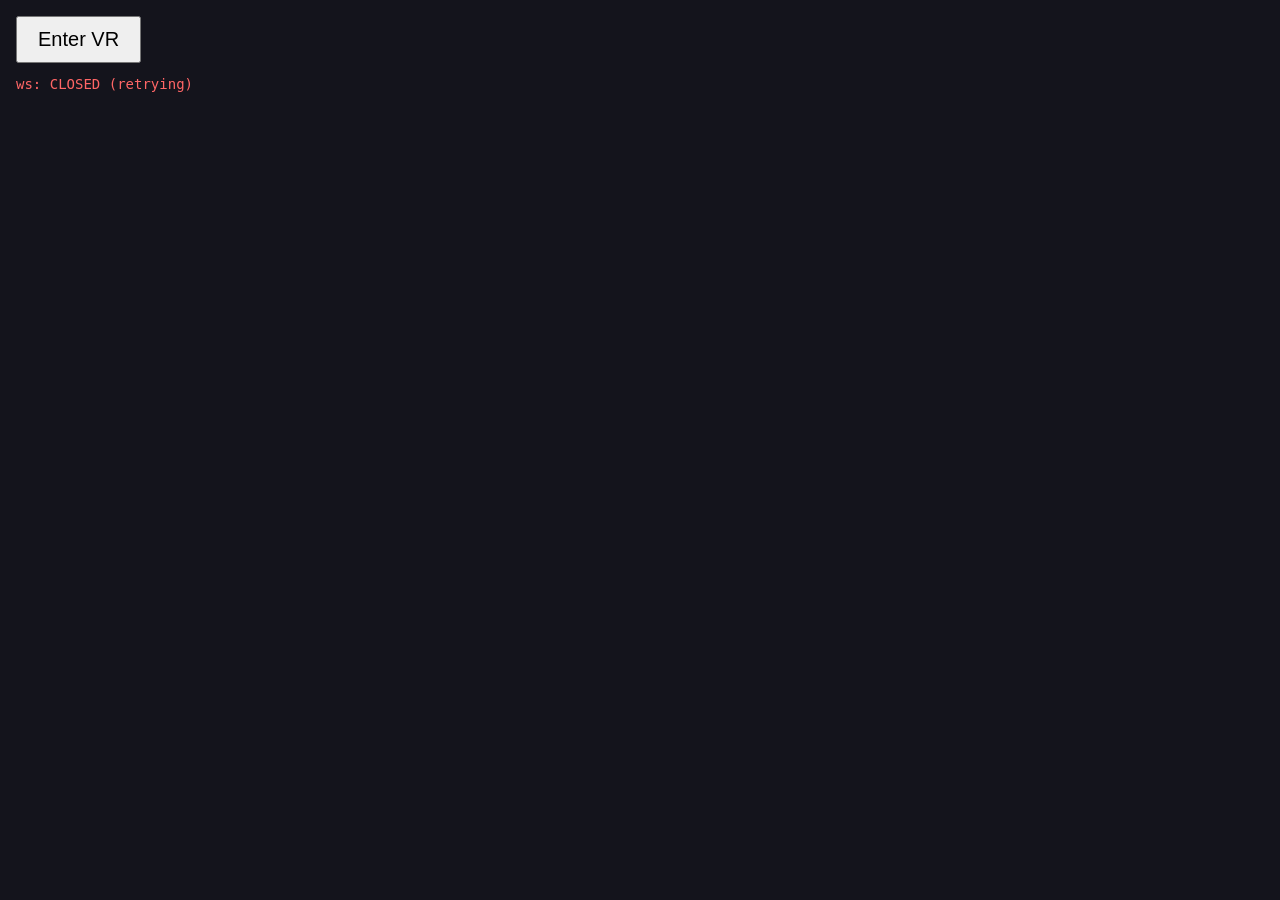
<file: quest/webxr/index.html>
<!doctype html>
<html lang="en">
<head>
<meta charset="utf-8" />
<meta name="viewport" content="width=device-width, initial-scale=1" />
<title>Quest Teleop</title>
<style>
  body { margin: 0; background: #14141c; color: #eee; font: 14px/1.4 monospace; }
  #ui { padding: 16px; }
  button { font-size: 20px; padding: 10px 20px; }
  #status { white-space: pre; margin-top: 12px; }
  .ok { color: #6f6; }
  .bad { color: #f66; }
</style>
</head>
<body>
<div id="ui">
  <button id="enter-vr">Enter VR</button>
  <div id="status">connecting to relay...</div>
</div>
<canvas id="gl" style="display:none"></canvas>
<script>
"use strict";

// ===========================================================================
// This page has two independent jobs:
//
//  1. Capture head/left/right pose + button state and relay it, raw and
//     unmodified, to webxr_server.py -> quest_server.py. This is the real
//     data path; see poseToWire()/gamepadButtons() and the ws.send() call.
//
//  2. An IN-VR debug HUD (cubes at each tracked device + a floating text
//     panel) that locally REPLICATES quest_server.py's engage/gripper/base
//     math (see the "DEBUG-ONLY REPLICA" section) purely so you can verify
//     the intended behavior with your own eyes before ever touching the
//     robot. quest_server.py is the only authoritative implementation --
//     if you change the clutch/gripper/base logic there, update the copy
//     here too or this HUD will show something the robot doesn't actually
//     do.
// ===========================================================================

// ---- config -------------------------------------------------------------
const WS_URL = `wss://${location.host}/ws`;
const SEND_HZ = 50;

const BTN_TRIGGER = 0;
const BTN_GRIP = 1;
const BTN_THUMBSTICK = 3;
const BTN_PRIMARY = 4;   // X (left controller) / A (right controller)
const BTN_SECONDARY = 5; // Y (left controller) / B (right controller)

// Mirrors quest_server.py's get_args() defaults -- keep in sync by hand.
const GRIPPER_MIN = 0.0;
const GRIPPER_MAX = 0.1;
const BASE_LINEAR_SPEED = 0.15;   // m/s
const BASE_ANGULAR_SPEED = 0.3;   // rad/s

// ---- websocket relay (to webxr_server.py, which forwards to quest_server.py) --
let ws = null;
let wsOpen = false;

function connectWs() {
  ws = new WebSocket(WS_URL);
  ws.onopen = () => { wsOpen = true; setStatusLine("ws", "OPEN", true); };
  ws.onclose = () => { wsOpen = false; setStatusLine("ws", "CLOSED (retrying)", false); setTimeout(connectWs, 1000); };
  ws.onerror = () => { try { ws.close(); } catch (e) {} };
  // Incoming messages are either camera frames (CameraBridge) or status
  // frames quest_server.py writes back on the pose connection itself, e.g.
  // per-arm IK failure (RobotBridge) -- see webxr_server.py. Referenced
  // names (updateCamTexture, CAM_NAMES, ikStatus) are defined later in this
  // file but that's fine -- this callback only runs once real messages
  // arrive, well after the whole script has finished evaluating.
  ws.onmessage = (ev) => {
    let msg;
    try { msg = JSON.parse(ev.data); } catch (e) { return; }
    if (msg.type === "camera") {
      const got = CAM_NAMES.filter((n) => msg[n]);
      for (const name of got) updateCamTexture(name, msg[name]);
      if (got.length) setStatusLine("cam", got.join(",") + " @ " + new Date().toLocaleTimeString(), true);
    } else if (msg.type === "ik_status") {
      ikStatus = msg;
    }
  };
}
connectWs();

const statusLines = {};
function setStatusLine(key, text, ok) {
  statusLines[key] = { text, ok };
  renderStatus();
}
function renderStatus() {
  const el = document.getElementById("status");
  const order = ["ws", "xr", "head", "left", "right", "cam"];
  el.innerHTML = order
    .filter((k) => statusLines[k])
    .map((k) => {
      const { text, ok } = statusLines[k];
      const cls = ok === true ? "ok" : ok === false ? "bad" : "";
      return `<span class="${cls}">${k}: ${text}</span>`;
    })
    .join("\n");
}

// ---- pose helpers ---------------------------------------------------------
// XRRigidTransform.matrix is column-major, right-handed, +Y up. For a
// 'local-floor'/'local' reference space this matches ../../avp/Readme.md
// section 9's convention (+Y up, -Z forward at session start) --
// R_QUEST_TO_PIPER in quest_server.py applies unchanged to poses from here.
function rot3x3(m) {
  // column-major 4x4 -> row-major 3x3 (protocol.py's 'rot' convention).
  return [
    [m[0], m[4], m[8]],
    [m[1], m[5], m[9]],
    [m[2], m[6], m[10]],
  ];
}
function poseToWire(rigidTransform) {
  const m = rigidTransform.matrix;
  const r = rot3x3(m);
  return { pos: [m[12], m[13], m[14]], rot: [...r[0], ...r[1], ...r[2]] };
}
function gamepadButtons(gamepad) {
  if (!gamepad) return null;
  const b = gamepad.buttons;
  const get = (i) => (b && b[i]) ? b[i] : { value: 0, pressed: false };
  const trig = get(BTN_TRIGGER), grip = get(BTN_GRIP);
  const primary = get(BTN_PRIMARY), secondary = get(BTN_SECONDARY), stick = get(BTN_THUMBSTICK);
  return {
    trigger: trig.value, grip: grip.value,
    grip_pressed: !!grip.pressed, trigger_pressed: !!trig.pressed,
    button_ax: !!primary.pressed, button_by: !!secondary.pressed,
    stick_pressed: !!stick.pressed,
  };
}

// ---- tiny column-major mat4 helpers (WebGL/WebXR native convention) -------
function mat4Multiply(a, b) {
  const out = new Float32Array(16);
  for (let col = 0; col < 4; col++) {
    for (let row = 0; row < 4; row++) {
      let sum = 0;
      for (let k = 0; k < 4; k++) sum += a[k * 4 + row] * b[col * 4 + k];
      out[col * 4 + row] = sum;
    }
  }
  return out;
}
function mat4Scale(sx, sy, sz) {
  return new Float32Array([sx, 0, 0, 0, 0, sy, 0, 0, 0, 0, sz, 0, 0, 0, 0, 1]);
}
function mat4Translate(x, y, z) {
  return new Float32Array([1, 0, 0, 0, 0, 1, 0, 0, 0, 0, 1, 0, x, y, z, 1]);
}

// ---- DEBUG-ONLY REPLICA of quest_server.py's clutch/gripper/base math -----
// For the in-VR HUD only. Never sent over the wire; quest_server.py always
// computes its own copy of this independently and does not trust the client.
const replica = {
  engaged: false,
  prevBothGrip: false,
  lockHead: null, lockLeft: null, lockRight: null, // snapshotted column-major matrices
  baseTurnedDeg: 0.0,
  baseMovedM: 0.0,
  lastT: null,
};

// Per-arm IK failure text from quest_server.py (see ws.onmessage's
// "ik_status" handling). IK failure intentionally leaves the arm exactly
// where it is with no local signal otherwise -- this is what makes "my
// hand kept moving but the arm stopped" visible instead of silent.
let ikStatus = { mid: "", left: "", right: "" };

// Numerically identical to R_QUEST_TO_PIPER in quest_server.py: Quest world
// (right/up/back) -> Piper world (forward/left/up). Applying this to the
// HUD's position delta means the numbers you read ARE "how far forward /
// left / up the arm would move", not raw Quest-frame numbers you'd have to
// mentally cross-reference against the Readme.
function questDeltaToPiperFwdLeftUp(v) {
  return [-v[2], -v[0], v[1]]; // fwd=-quest_z, left=-quest_x, up=quest_y
}

function deltaPosDeg(curM, lockM) {
  const dposQuest = [curM[12] - lockM[12], curM[13] - lockM[13], curM[14] - lockM[14]];
  const dposFwdLeftUp = questDeltaToPiperFwdLeftUp(dposQuest);
  const Rc = rot3x3(curM), Rl = rot3x3(lockM);
  // delta_R = Rc * Rl^T (matches quest_server.py's ArmChannel.track_step).
  // Rotation ANGLE magnitude is frame-invariant under the Quest->Piper
  // similarity transform (conjugating both Rc and Rl by the same orthogonal
  // matrix preserves trace), so no remap is needed for `deg` specifically.
  let trace = 0;
  for (let i = 0; i < 3; i++) {
    for (let j = 0; j < 3; j++) {
      let sum = 0;
      for (let k = 0; k < 3; k++) sum += Rc[i][k] * Rl[j][k]; // Rl^T[k][j] = Rl[j][k]
      if (i === j) trace += sum;
    }
  }
  const deg = Math.acos(Math.max(-1, Math.min(1, (trace - 1) / 2))) * 180 / Math.PI;
  return { dposFwdLeftUp, deg };
}

function updateReplica(t, head, left, right, headM, leftM, rightM) {
  const now = t / 1000.0;
  const dt = replica.lastT === null ? 0 : Math.max(0, now - replica.lastT);
  replica.lastT = now;

  const lBtn = left.buttons, rBtn = right.buttons;
  const panic = !!(lBtn && lBtn.stick_pressed) || !!(rBtn && rBtn.stick_pressed);
  const bothGrip = !!(lBtn && lBtn.grip_pressed && rBtn && rBtn.grip_pressed);
  const allPresent = head.connected && left.connected && right.connected;

  if (panic) {
    replica.engaged = false;
    replica.baseTurnedDeg = 0;
    replica.baseMovedM = 0;
  } else if (bothGrip && !replica.prevBothGrip && allPresent) {
    // Toggle on the rising edge of "both grips pressed together": press once
    // to engage (lock all 3 origins), press together again to disengage.
    // NOT a hold-to-track gesture -- letting go of one/both grips after
    // engaging does nothing by itself.
    if (replica.engaged) {
      replica.engaged = false;
    } else {
      replica.lockHead = headM.slice();
      replica.lockLeft = leftM.slice();
      replica.lockRight = rightM.slice();
      replica.engaged = true;
    }
  }
  replica.prevBothGrip = bothGrip && !panic;

  // Left X/Y = turn left/right, right A/B = backward/forward.
  if (!panic) {
    if (lBtn && lBtn.button_ax) replica.baseTurnedDeg += BASE_ANGULAR_SPEED * dt * 180 / Math.PI;  // X: turn left
    if (lBtn && lBtn.button_by) replica.baseTurnedDeg -= BASE_ANGULAR_SPEED * dt * 180 / Math.PI;  // Y: turn right
    if (rBtn && rBtn.button_by) replica.baseMovedM += BASE_LINEAR_SPEED * dt;   // B: forward
    if (rBtn && rBtn.button_ax) replica.baseMovedM -= BASE_LINEAR_SPEED * dt;   // A: backward
  }

  return { panic, bothGrip };
}

function gripperOpenM(trigger) {
  // Released (0, resting) = open, squeezed (1) = closed -- matches
  // quest_server.py's ArmChannel.track_step().
  return GRIPPER_MAX - trigger * (GRIPPER_MAX - GRIPPER_MIN);
}

// ---- WebGL: shaders, geometry -----------------------------------------------
const canvas = document.getElementById("gl");
const gl = canvas.getContext("webgl", { xrCompatible: true });

function compileShader(type, src) {
  const s = gl.createShader(type);
  gl.shaderSource(s, src);
  gl.compileShader(s);
  if (!gl.getShaderParameter(s, gl.COMPILE_STATUS)) {
    throw new Error("shader compile failed: " + gl.getShaderInfoLog(s));
  }
  return s;
}
function makeProgram(vsSrc, fsSrc) {
  const p = gl.createProgram();
  gl.attachShader(p, compileShader(gl.VERTEX_SHADER, vsSrc));
  gl.attachShader(p, compileShader(gl.FRAGMENT_SHADER, fsSrc));
  gl.linkProgram(p);
  if (!gl.getProgramParameter(p, gl.LINK_STATUS)) {
    throw new Error("program link failed: " + gl.getProgramInfoLog(p));
  }
  return p;
}

const flatProgram = makeProgram(
  `attribute vec3 aPos; uniform mat4 uMVP;
   void main() { gl_Position = uMVP * vec4(aPos, 1.0); }`,
  `precision mediump float; uniform vec4 uColor;
   void main() { gl_FragColor = uColor; }`
);
const flatLoc = {
  aPos: gl.getAttribLocation(flatProgram, "aPos"),
  uMVP: gl.getUniformLocation(flatProgram, "uMVP"),
  uColor: gl.getUniformLocation(flatProgram, "uColor"),
};

const texProgram = makeProgram(
  `attribute vec3 aPos; attribute vec2 aUV; uniform mat4 uMVP; varying vec2 vUV;
   void main() { gl_Position = uMVP * vec4(aPos, 1.0); vUV = aUV; }`,
  `precision mediump float; uniform sampler2D uTex; varying vec2 vUV;
   void main() { gl_FragColor = texture2D(uTex, vUV); }`
);
const texLoc = {
  aPos: gl.getAttribLocation(texProgram, "aPos"),
  aUV: gl.getAttribLocation(texProgram, "aUV"),
  uMVP: gl.getUniformLocation(texProgram, "uMVP"),
  uTex: gl.getUniformLocation(texProgram, "uTex"),
};

// Unit box (half-extent 1 on each axis), scaled per-draw via the model matrix.
const boxVerts = new Float32Array([
  -1, -1, -1,  1, -1, -1,  1, 1, -1,  -1, 1, -1,
  -1, -1, 1,   1, -1, 1,   1, 1, 1,   -1, 1, 1,
]);
const boxVBO = gl.createBuffer();
gl.bindBuffer(gl.ARRAY_BUFFER, boxVBO);
gl.bufferData(gl.ARRAY_BUFFER, boxVerts, gl.STATIC_DRAW);

const boxTriIdx = new Uint16Array([
  0,1,2, 0,2,3,  4,6,5, 4,7,6,  0,4,5, 0,5,1,
  1,5,6, 1,6,2,  2,6,7, 2,7,3,  3,7,4, 3,4,0,
]);
const boxTriIBO = gl.createBuffer();
gl.bindBuffer(gl.ELEMENT_ARRAY_BUFFER, boxTriIBO);
gl.bufferData(gl.ELEMENT_ARRAY_BUFFER, boxTriIdx, gl.STATIC_DRAW);

const boxLineIdx = new Uint16Array([
  0,1, 1,2, 2,3, 3,0,  4,5, 5,6, 6,7, 7,4,  0,4, 1,5, 2,6, 3,7,
]);
const boxLineIBO = gl.createBuffer();
gl.bindBuffer(gl.ELEMENT_ARRAY_BUFFER, boxLineIBO);
gl.bufferData(gl.ELEMENT_ARRAY_BUFFER, boxLineIdx, gl.STATIC_DRAW);

function drawBox(vp, modelM, scaleXYZ, color, wireframe) {
  const model = mat4Multiply(modelM, mat4Scale(scaleXYZ[0], scaleXYZ[1], scaleXYZ[2]));
  const mvp = mat4Multiply(vp, model);
  gl.useProgram(flatProgram);
  gl.bindBuffer(gl.ARRAY_BUFFER, boxVBO);
  gl.enableVertexAttribArray(flatLoc.aPos);
  gl.vertexAttribPointer(flatLoc.aPos, 3, gl.FLOAT, false, 0, 0);
  gl.uniformMatrix4fv(flatLoc.uMVP, false, mvp);
  gl.uniform4fv(flatLoc.uColor, color);
  if (wireframe) {
    gl.bindBuffer(gl.ELEMENT_ARRAY_BUFFER, boxLineIBO);
    gl.drawElements(gl.LINES, boxLineIdx.length, gl.UNSIGNED_SHORT, 0);
  } else {
    gl.bindBuffer(gl.ELEMENT_ARRAY_BUFFER, boxTriIBO);
    gl.drawElements(gl.TRIANGLES, boxTriIdx.length, gl.UNSIGNED_SHORT, 0);
  }
}

// HUD quad, centered, with UVs (canvas texture uploaded below). Sized/placed
// (see drawHud's distance) for legibility -- bumped up after on-headset
// testing showed the first pass too small to read the gripper numbers.
const HUD_W = 0.90, HUD_H = 0.62;
const quadVerts = new Float32Array([
  -HUD_W/2, -HUD_H/2, 0,  0, 1,
   HUD_W/2, -HUD_H/2, 0,  1, 1,
   HUD_W/2,  HUD_H/2, 0,  1, 0,
  -HUD_W/2,  HUD_H/2, 0,  0, 0,
]);
const quadVBO = gl.createBuffer();
gl.bindBuffer(gl.ARRAY_BUFFER, quadVBO);
gl.bufferData(gl.ARRAY_BUFFER, quadVerts, gl.STATIC_DRAW);
const quadIdx = new Uint16Array([0, 1, 2, 0, 2, 3]);
const quadIBO = gl.createBuffer();
gl.bindBuffer(gl.ELEMENT_ARRAY_BUFFER, quadIBO);
gl.bufferData(gl.ELEMENT_ARRAY_BUFFER, quadIdx, gl.STATIC_DRAW);

const hudCanvas = document.createElement("canvas");
hudCanvas.width = 1200; hudCanvas.height = 828;
const hudCtx = hudCanvas.getContext("2d");
const hudTex = gl.createTexture();
gl.bindTexture(gl.TEXTURE_2D, hudTex);
gl.texParameteri(gl.TEXTURE_2D, gl.TEXTURE_MIN_FILTER, gl.LINEAR);
gl.texParameteri(gl.TEXTURE_2D, gl.TEXTURE_WRAP_S, gl.CLAMP_TO_EDGE);
gl.texParameteri(gl.TEXTURE_2D, gl.TEXTURE_WRAP_T, gl.CLAMP_TO_EDGE);

function fmtFwdLeftUp(v) {
  return `fwd${v[0]>=0?"+":""}${v[0].toFixed(2)} left${v[1]>=0?"+":""}${v[1].toFixed(2)} up${v[2]>=0?"+":""}${v[2].toFixed(2)}`;
}

function renderHudText(engaged, panic, head, left, right, headM, leftM, rightM) {
  const c = hudCtx;
  c.fillStyle = "rgba(10,10,16,0.9)";
  c.fillRect(0, 0, hudCanvas.width, hudCanvas.height);

  let y = 18;
  const bigLine = (text, color, size) => {
    c.font = `${size || 40}px monospace`;
    c.textBaseline = "top";
    c.fillStyle = color || "#eee";
    c.fillText(text, 20, y);
    y += (size || 40) + 16;
  };

  if (panic) {
    bigLine("*** PANIC (thumbstick) ***", "#f66");
    bigLine("ramp home + base stop", "#f66", 30);
  } else {
    bigLine(engaged ? "ENGAGED" : "idle", engaged ? "#6f6" : "#ccc");
    bigLine(engaged ? "(both grips again = release)" : "(both grips together = engage)", "#999", 26);
  }

  // Deltas shown in Piper's frame (+fwd, +left, +up), not raw Quest axes --
  // matches R_QUEST_TO_PIPER in quest_server.py, see questDeltaToPiperFwdLeftUp().
  if (engaged && replica.lockHead) {
    const h = deltaPosDeg(headM, replica.lockHead);
    bigLine(`head  ${fmtFwdLeftUp(h.dposFwdLeftUp)}  rot${h.deg.toFixed(0)}deg`, "#fff", 30);
  } else {
    bigLine("head  (not engaged)", "#888", 30);
  }
  if (ikStatus.mid) bigLine(`  ! IK FAIL (mid stuck): ${ikStatus.mid}`, "#f66", 26);

  if (engaged && replica.lockLeft && left.connected) {
    const l = deltaPosDeg(leftM, replica.lockLeft);
    const trig = left.buttons ? left.buttons.trigger : 0;
    bigLine(`left  ${fmtFwdLeftUp(l.dposFwdLeftUp)}  rot${l.deg.toFixed(0)}deg`, "#9cf", 30);
    bigLine(`  GRIP_OPEN = ${gripperOpenM(trig).toFixed(3)} m  (trigger ${trig.toFixed(2)})`, "#9cf", 34);
  } else {
    bigLine("left  (not engaged)", "#888", 30);
  }
  if (ikStatus.left) bigLine(`  ! IK FAIL (left stuck): ${ikStatus.left}`, "#f66", 26);

  if (engaged && replica.lockRight && right.connected) {
    const r = deltaPosDeg(rightM, replica.lockRight);
    const trig = right.buttons ? right.buttons.trigger : 0;
    bigLine(`right ${fmtFwdLeftUp(r.dposFwdLeftUp)}  rot${r.deg.toFixed(0)}deg`, "#fb8", 30);
    bigLine(`  GRIP_OPEN = ${gripperOpenM(trig).toFixed(3)} m  (trigger ${trig.toFixed(2)})`, "#fb8", 34);
  } else {
    bigLine("right (not engaged)", "#888", 30);
  }
  if (ikStatus.right) bigLine(`  ! IK FAIL (right stuck): ${ikStatus.right}`, "#f66", 26);

  bigLine(`base  turned ${replica.baseTurnedDeg>=0?"+":""}${replica.baseTurnedDeg.toFixed(0)}deg   moved ${replica.baseMovedM>=0?"+":""}${replica.baseMovedM.toFixed(2)}m`, "#dd8", 34);
  bigLine("L: X=turn-left Y=turn-right   R: A=back B=fwd   stick=panic", "#888", 24);

  gl.bindTexture(gl.TEXTURE_2D, hudTex);
  // Verified empirically on-headset: default (no UNPACK_FLIP_Y_WEBGL) is the
  // orientation that reads right-side-up with this quad's UV layout. Do not
  // "fix" this again without re-testing on-headset -- the correct value here
  // is not derivable by reasoning alone, both this and its opposite look
  // plausible on paper.
  gl.texImage2D(gl.TEXTURE_2D, 0, gl.RGBA, gl.RGBA, gl.UNSIGNED_BYTE, hudCanvas);
}

function drawHud(vp, headM) {
  // Follows the head: positioned in front and below eye line, clear of the
  // camera panel row above it (see CAM_Y_OFFSET / drawCameraPanels).
  const model = mat4Multiply(headM, mat4Translate(0, -0.25, -0.85));
  const mvp = mat4Multiply(vp, model);
  gl.useProgram(texProgram);
  gl.bindBuffer(gl.ARRAY_BUFFER, quadVBO);
  gl.enableVertexAttribArray(texLoc.aPos);
  gl.vertexAttribPointer(texLoc.aPos, 3, gl.FLOAT, false, 5 * 4, 0);
  gl.enableVertexAttribArray(texLoc.aUV);
  gl.vertexAttribPointer(texLoc.aUV, 2, gl.FLOAT, false, 5 * 4, 3 * 4);
  gl.uniformMatrix4fv(texLoc.uMVP, false, mvp);
  gl.activeTexture(gl.TEXTURE0);
  gl.bindTexture(gl.TEXTURE_2D, hudTex);
  gl.uniform1i(texLoc.uTex, 0);
  gl.bindBuffer(gl.ELEMENT_ARRAY_BUFFER, quadIBO);
  gl.drawElements(gl.TRIANGLES, quadIdx.length, gl.UNSIGNED_SHORT, 0);
}

// Generic unit quad (-0.5..+0.5 both axes), scaled per-draw via the model
// matrix -- unlike the HUD's fixed-size quadVBO above, camera panels come in
// 3 different world positions sharing one size, so a reusable unit quad is
// less repetition than baking size into the geometry per-panel.
const unitQuadVerts = new Float32Array([
  -0.5, -0.5, 0,  0, 1,
   0.5, -0.5, 0,  1, 1,
   0.5,  0.5, 0,  1, 0,
  -0.5,  0.5, 0,  0, 0,
]);
const unitQuadVBO = gl.createBuffer();
gl.bindBuffer(gl.ARRAY_BUFFER, unitQuadVBO);
gl.bufferData(gl.ARRAY_BUFFER, unitQuadVerts, gl.STATIC_DRAW);
const unitQuadIBO = gl.createBuffer();
gl.bindBuffer(gl.ELEMENT_ARRAY_BUFFER, unitQuadIBO);
gl.bufferData(gl.ELEMENT_ARRAY_BUFFER, quadIdx, gl.STATIC_DRAW);  // same 0,1,2,0,2,3 winding as the HUD quad

// ---- camera panels ----------------------------------------------------------
// In-VR visual feedback (see camera_streamer.py + webxr_server.py's
// CameraBridge). A row of 3 panels above the HUD: left/mid/right cameras,
// left-to-right matching their physical position on the robot. Sizes/
// distance are a first guess -- expect to retune after actually seeing them
// on-headset, same as the HUD needed a size pass.
const CAM_NAMES = ["left", "mid", "right"];
const CAM_PANEL_W = 0.38, CAM_PANEL_H = 0.26, CAM_GAP = 0.04, CAM_DIST = 0.85, CAM_Y = 0.20;
const CAM_X_OFFSET = { left: -(CAM_PANEL_W + CAM_GAP), mid: 0, right: (CAM_PANEL_W + CAM_GAP) };

const camTex = {};
for (const name of CAM_NAMES) {
  const tex = gl.createTexture();
  gl.bindTexture(gl.TEXTURE_2D, tex);
  gl.texParameteri(gl.TEXTURE_2D, gl.TEXTURE_MIN_FILTER, gl.LINEAR);
  gl.texParameteri(gl.TEXTURE_2D, gl.TEXTURE_WRAP_S, gl.CLAMP_TO_EDGE);
  gl.texParameteri(gl.TEXTURE_2D, gl.TEXTURE_WRAP_T, gl.CLAMP_TO_EDGE);
  // 1x1 placeholder (dark gray) until the first real frame arrives.
  gl.texImage2D(gl.TEXTURE_2D, 0, gl.RGBA, 1, 1, 0, gl.RGBA, gl.UNSIGNED_BYTE, new Uint8Array([40, 40, 50, 255]));
  camTex[name] = tex;
}

async function updateCamTexture(name, base64Jpeg) {
  try {
    const bin = atob(base64Jpeg);
    const bytes = new Uint8Array(bin.length);
    for (let i = 0; i < bin.length; i++) bytes[i] = bin.charCodeAt(i);
    const bitmap = await createImageBitmap(new Blob([bytes], { type: "image/jpeg" }));
    gl.bindTexture(gl.TEXTURE_2D, camTex[name]);
    gl.texImage2D(gl.TEXTURE_2D, 0, gl.RGBA, gl.RGBA, gl.UNSIGNED_BYTE, bitmap);
    bitmap.close();
  } catch (e) {
    // Drop malformed/partial frames silently -- not worth spamming the
    // console at the camera stream's send rate.
  }
}

function drawCameraPanels(vp, headM) {
  for (const name of CAM_NAMES) {
    const local = mat4Multiply(
      mat4Translate(CAM_X_OFFSET[name], CAM_Y, -CAM_DIST),
      mat4Scale(CAM_PANEL_W, CAM_PANEL_H, 1),
    );
    const model = mat4Multiply(headM, local);
    const mvp = mat4Multiply(vp, model);
    gl.useProgram(texProgram);
    gl.bindBuffer(gl.ARRAY_BUFFER, unitQuadVBO);
    gl.enableVertexAttribArray(texLoc.aPos);
    gl.vertexAttribPointer(texLoc.aPos, 3, gl.FLOAT, false, 5 * 4, 0);
    gl.enableVertexAttribArray(texLoc.aUV);
    gl.vertexAttribPointer(texLoc.aUV, 2, gl.FLOAT, false, 5 * 4, 3 * 4);
    gl.uniformMatrix4fv(texLoc.uMVP, false, mvp);
    gl.activeTexture(gl.TEXTURE0);
    gl.bindTexture(gl.TEXTURE_2D, camTex[name]);
    gl.uniform1i(texLoc.uTex, 0);
    gl.bindBuffer(gl.ELEMENT_ARRAY_BUFFER, unitQuadIBO);
    gl.drawElements(gl.TRIANGLES, 6, gl.UNSIGNED_SHORT, 0);
  }
}

// ---- WebXR session ---------------------------------------------------------
async function enterVR() {
  if (!navigator.xr) {
    setStatusLine("xr", "navigator.xr unavailable (not WebXR-capable browser)", false);
    return;
  }
  const supported = await navigator.xr.isSessionSupported("immersive-vr");
  if (!supported) {
    setStatusLine("xr", "immersive-vr not supported", false);
    return;
  }
  const session = await navigator.xr.requestSession("immersive-vr", {
    optionalFeatures: ["local-floor"],
  });
  await gl.makeXRCompatible();
  session.updateRenderState({ baseLayer: new XRWebGLLayer(session, gl) });

  let refSpace;
  try {
    refSpace = await session.requestReferenceSpace("local-floor");
  } catch (e) {
    refSpace = await session.requestReferenceSpace("local");
  }

  setStatusLine("xr", "session active", true);
  session.addEventListener("end", () => setStatusLine("xr", "session ended", false));

  gl.enable(gl.DEPTH_TEST);
  gl.disable(gl.CULL_FACE);

  let seq = 0;
  let lastSend = 0;
  let lastHudRender = 0;
  const sendPeriodMs = 1000 / SEND_HZ;
  const hudPeriodMs = 100; // text HUD refresh -- numbers don't need 90Hz

  session.requestAnimationFrame(function onFrame(t, frame) {
    session.requestAnimationFrame(onFrame);

    const layer = session.renderState.baseLayer;
    const pose = frame.getViewerPose(refSpace);

    gl.bindFramebuffer(gl.FRAMEBUFFER, layer.framebuffer);
    gl.clearColor(0.05, 0.05, 0.08, 1.0);
    gl.clear(gl.COLOR_BUFFER_BIT | gl.DEPTH_BUFFER_BIT);

    // ---- gather this frame's pose/button state (same for both eyes) ----
    let head = { connected: false }, headM = null;
    if (pose) {
      headM = pose.transform.matrix;
      head = { connected: true, valid: true, tracking_ok: true, ...poseToWire(pose.transform) };
      setStatusLine("head", "tracked", true);
    } else {
      setStatusLine("head", "no pose", false);
    }

    let left = { connected: false }, leftM = null;
    let right = { connected: false }, rightM = null;
    for (const src of frame.session.inputSources) {
      if (!src.gripSpace || (src.handedness !== "left" && src.handedness !== "right")) continue;
      const gripPose = frame.getPose(src.gripSpace, refSpace);
      const btns = gamepadButtons(src.gamepad);
      if (src.handedness === "left") {
        if (gripPose) { leftM = gripPose.transform.matrix; left = { connected: true, valid: true, tracking_ok: true, ...poseToWire(gripPose.transform), buttons: btns }; }
        setStatusLine("left", gripPose ? "tracked" : "no pose", !!gripPose);
      } else {
        if (gripPose) { rightM = gripPose.transform.matrix; right = { connected: true, valid: true, tracking_ok: true, ...poseToWire(gripPose.transform), buttons: btns }; }
        setStatusLine("right", gripPose ? "tracked" : "no pose", !!gripPose);
      }
    }

    // ---- relay to the robot (unchanged real data path) ----
    if (t - lastSend >= sendPeriodMs) {
      lastSend = t;
      if (wsOpen) {
        const msg = { v: 1, seq: seq++, t_mono: t / 1000.0, t_wall: Date.now() / 1000.0, head, left, right };
        try { ws.send(JSON.stringify(msg)); } catch (e) {}
      }
    }

    // ---- debug HUD replica + render ----
    let panicNow = false, engagedNow = replica.engaged;
    if (head.connected && left.connected && right.connected) {
      const r = updateReplica(t, head, left, right, headM, leftM, rightM);
      panicNow = r.panic;
      engagedNow = replica.engaged;
    }
    if (t - lastHudRender >= hudPeriodMs) {
      lastHudRender = t;
      renderHudText(engagedNow, panicNow, head, left, right, headM, leftM, rightM);
    }

    if (!pose) return; // nothing to render relative to if we don't know where the head is

    for (const view of pose.views) {
      const vp3 = layer.getViewport(view);
      gl.viewport(vp3.x, vp3.y, vp3.width, vp3.height);
      const VP = mat4Multiply(view.projectionMatrix, view.transform.inverse.matrix);

      if (headM) drawBox(VP, headM, [0.02, 0.02, 0.05], [1, 1, 1, 1], false);
      if (leftM) drawBox(VP, leftM, [0.02, 0.02, 0.05], [0.3, 0.6, 1.0, 1], false);
      if (rightM) drawBox(VP, rightM, [0.02, 0.02, 0.05], [1.0, 0.45, 0.3, 1], false);

      if (engagedNow) {
        if (replica.lockHead) drawBox(VP, replica.lockHead, [0.04, 0.04, 0.04], [0.6, 0.6, 0.6, 1], true);
        if (replica.lockLeft) drawBox(VP, replica.lockLeft, [0.04, 0.04, 0.04], [0.5, 0.7, 1.0, 1], true);
        if (replica.lockRight) drawBox(VP, replica.lockRight, [0.04, 0.04, 0.04], [1.0, 0.6, 0.5, 1], true);
      }

      drawCameraPanels(VP, headM);
      drawHud(VP, headM);
    }
  });
}

document.getElementById("enter-vr").addEventListener("click", () => {
  enterVR().catch((e) => setStatusLine("xr", "enterVR failed: " + e.message, false));
});
</script>
</body>
</html>
</file>
<file: macrodata_style_report/css/report.css>
:root {
  --bg: #f7f4ef;
  --bg2: #efe8dc;
  --ink: #1c1914;
  --muted: #5c564c;
  --line: #d9d0c2;
  --card: #fffdf8;
  --accent: #0f6b5c;
  --accent2: #c45c26;
  --good: #1f7a3f;
  --bad: #a33b2b;
  --warn: #9a6b12;
  --shadow: 0 10px 30px rgba(28, 25, 20, 0.06);
  --max: 980px;
  --serif: "Source Serif 4", "Iowan Old Style", "Palatino Linotype", Palatino, serif;
  --sans: "IBM Plex Sans", "Segoe UI", sans-serif;
  --mono: "IBM Plex Mono", ui-monospace, monospace;
}

* { box-sizing: border-box; }
html { scroll-behavior: smooth; }
body {
  margin: 0;
  color: var(--ink);
  background:
    radial-gradient(1200px 500px at 10% -10%, #efe6d4 0%, transparent 55%),
    radial-gradient(900px 400px at 100% 0%, #e4efe9 0%, transparent 50%),
    var(--bg);
  font-family: var(--sans);
  line-height: 1.65;
  font-size: 17px;
}

a { color: var(--accent); }
img, svg { max-width: 100%; height: auto; }

.topnav {
  position: sticky; top: 0; z-index: 20;
  backdrop-filter: blur(10px);
  background: rgba(247, 244, 239, 0.9);
  border-bottom: 1px solid var(--line);
}
.topnav-inner {
  max-width: calc(var(--max) + 80px);
  margin: 0 auto;
  padding: 0.7rem 1.2rem;
  display: flex; gap: 0.85rem; flex-wrap: wrap; align-items: center;
}
.brand {
  font-weight: 700; letter-spacing: -0.02em; color: var(--ink); text-decoration: none;
  margin-right: auto;
}
.topnav a {
  text-decoration: none; color: var(--muted); font-size: 0.86rem;
}
.topnav a:hover { color: var(--accent); }

.hero {
  max-width: calc(var(--max) + 80px);
  margin: 0 auto;
  padding: 3.2rem 1.2rem 1.5rem;
}
.hero .eyebrow {
  text-transform: uppercase; letter-spacing: 0.12em;
  font-size: 0.75rem; color: var(--accent); font-weight: 600;
}
.hero h1 {
  font-family: var(--serif);
  font-size: clamp(2.1rem, 4vw, 3.2rem);
  line-height: 1.15;
  margin: 0.4rem 0 0.8rem;
  letter-spacing: -0.03em;
  max-width: 18ch;
}
.hero .lede {
  max-width: 62ch; color: var(--muted); font-size: 1.08rem;
}

.wrap { max-width: var(--max); margin: 0 auto; padding: 0 1.2rem 5rem; }

.tldr {
  display: grid;
  grid-template-columns: repeat(3, 1fr);
  gap: 0.9rem;
  margin: 1.5rem 0 2.5rem;
}
@media (max-width: 800px) {
  .tldr { grid-template-columns: 1fr; }
}
.tldr .card {
  background: var(--card);
  border: 1px solid var(--line);
  border-radius: 14px;
  padding: 1.1rem 1.15rem;
  box-shadow: var(--shadow);
}
.tldr .k { font-size: 0.78rem; color: var(--muted); text-transform: uppercase; letter-spacing: 0.08em; }
.tldr .v {
  font-family: var(--serif);
  font-size: 2rem; margin: 0.25rem 0;
  letter-spacing: -0.03em;
}
.tldr .s { font-size: 0.88rem; color: var(--muted); }

section {
  margin: 2.8rem 0;
  padding-top: 0.5rem;
}
section > h2 {
  font-family: var(--serif);
  font-size: 1.85rem;
  letter-spacing: -0.02em;
  margin: 0 0 0.8rem;
  border-bottom: 1px solid var(--line);
  padding-bottom: 0.45rem;
}
h3 {
  font-family: var(--serif);
  font-size: 1.25rem;
  margin: 1.6rem 0 0.55rem;
}

.callout {
  background: #f3ebe0;
  border-left: 4px solid var(--accent2);
  padding: 0.9rem 1rem;
  border-radius: 0 10px 10px 0;
  margin: 1rem 0;
}
.callout.good { border-left-color: var(--good); background: #eaf5ee; }
.callout.bad { border-left-color: var(--bad); background: #f8ecea; }
.callout.warn { border-left-color: var(--warn); background: #f7f0df; }

table {
  width: 100%;
  border-collapse: collapse;
  font-size: 0.92rem;
  background: var(--card);
  border: 1px solid var(--line);
  border-radius: 12px;
  overflow: hidden;
  margin: 1rem 0 1.4rem;
}
th, td {
  padding: 0.55rem 0.65rem;
  border-bottom: 1px solid var(--line);
  text-align: left;
  vertical-align: top;
}
th {
  background: var(--bg2);
  font-size: 0.78rem;
  text-transform: uppercase;
  letter-spacing: 0.06em;
  color: var(--muted);
}
tr:last-child td { border-bottom: none; }
tr.best td { background: #eaf5ee; font-weight: 600; }
.num { font-variant-numeric: tabular-nums; font-family: var(--mono); font-size: 0.86rem; }
.delta-up { color: var(--good); }
.delta-down { color: var(--bad); }

.chart-box {
  background: var(--card);
  border: 1px solid var(--line);
  border-radius: 14px;
  padding: 1rem;
  margin: 1rem 0 1.5rem;
  box-shadow: var(--shadow);
}
.chart-box h4 { margin: 0 0 0.75rem; font-size: 0.95rem; }

.bars { display: grid; gap: 0.45rem; }
.bar-row { display: grid; grid-template-columns: minmax(140px, 2.2fr) 1fr 64px; gap: 0.6rem; align-items: center; }
.bar-label { font-size: 0.82rem; color: var(--muted); }
.bar-track {
  height: 12px; background: #ebe4d8; border-radius: 999px; overflow: hidden;
}
.bar-fill {
  height: 100%; border-radius: 999px;
  background: linear-gradient(90deg, var(--accent), #2a9b7f);
}
.bar-fill.alt { background: linear-gradient(90deg, var(--accent2), #e0894a); }
.bar-val { font-family: var(--mono); font-size: 0.8rem; text-align: right; }

.timeline {
  position: relative;
  background: var(--card);
  border: 1px solid var(--line);
  border-radius: 14px;
  padding: 1rem;
  margin: 1rem 0;
}
.lane { margin: 0.7rem 0; }
.lane-title { font-size: 0.8rem; color: var(--muted); margin-bottom: 0.35rem; }
.lane-track {
  position: relative; height: 34px; background: #efe8dc; border-radius: 8px;
}
.seg {
  position: absolute; top: 4px; bottom: 4px; border-radius: 6px;
  display: flex; align-items: center; justify-content: center;
  font-size: 0.7rem; color: white; font-family: var(--mono);
}
.seg.gold { background: #0f6b5c; }
.seg.pred { background: #c45c26; opacity: 0.92; }

.figure {
  background: var(--card);
  border: 1px solid var(--line);
  border-radius: 14px;
  padding: 1rem;
  margin: 1.2rem 0;
  box-shadow: var(--shadow);
}
.figure figcaption {
  font-size: 0.85rem; color: var(--muted); margin-top: 0.6rem;
}
.sheet-grid {
  display: grid;
  grid-template-columns: repeat(5, 1fr);
  gap: 4px;
}
.sheet-tile {
  aspect-ratio: 1;
  background: linear-gradient(145deg, #2a3340, #1a222c);
  border-radius: 4px;
  position: relative;
  overflow: hidden;
}
.sheet-tile span {
  position: absolute; left: 4px; top: 3px;
  font-family: var(--mono); font-size: 0.55rem;
  color: #f5d76e; text-shadow: 0 1px 2px #000;
}
.sheet-tile::after {
  content: "";
  position: absolute; inset: 30% 20% auto;
  height: 35%;
  background: radial-gradient(circle at 30% 40%, #e8b89a 0 18%, transparent 19%),
              linear-gradient(90deg, transparent 40%, #c98b6a 40% 58%, transparent 58%);
  opacity: 0.85;
}

.pipeline {
  display: grid;
  grid-template-columns: repeat(4, 1fr);
  gap: 0.6rem;
  margin: 1rem 0;
}
@media (max-width: 800px) { .pipeline { grid-template-columns: 1fr 1fr; } }
.pipeline .step {
  background: var(--card);
  border: 1px solid var(--line);
  border-radius: 12px;
  padding: 0.85rem;
}
.pipeline .n {
  font-family: var(--mono); font-size: 0.75rem; color: var(--accent);
}
.pipeline .t { font-weight: 650; margin: 0.2rem 0; }
.pipeline .d { font-size: 0.84rem; color: var(--muted); }

pre, code { font-family: var(--mono); }
pre {
  background: #1d2228;
  color: #e8e2d6;
  padding: 1rem;
  border-radius: 12px;
  overflow: auto;
  font-size: 0.82rem;
  line-height: 1.5;
}
.prompt-box { margin: 1rem 0 1.5rem; }

.toc {
  columns: 2; gap: 1.5rem;
  font-size: 0.92rem;
}
@media (max-width: 700px) { .toc { columns: 1; } }
.toc a { text-decoration: none; }

footer {
  max-width: var(--max);
  margin: 0 auto;
  padding: 2rem 1.2rem 3rem;
  color: var(--muted);
  font-size: 0.86rem;
  border-top: 1px solid var(--line);
}
</file>
